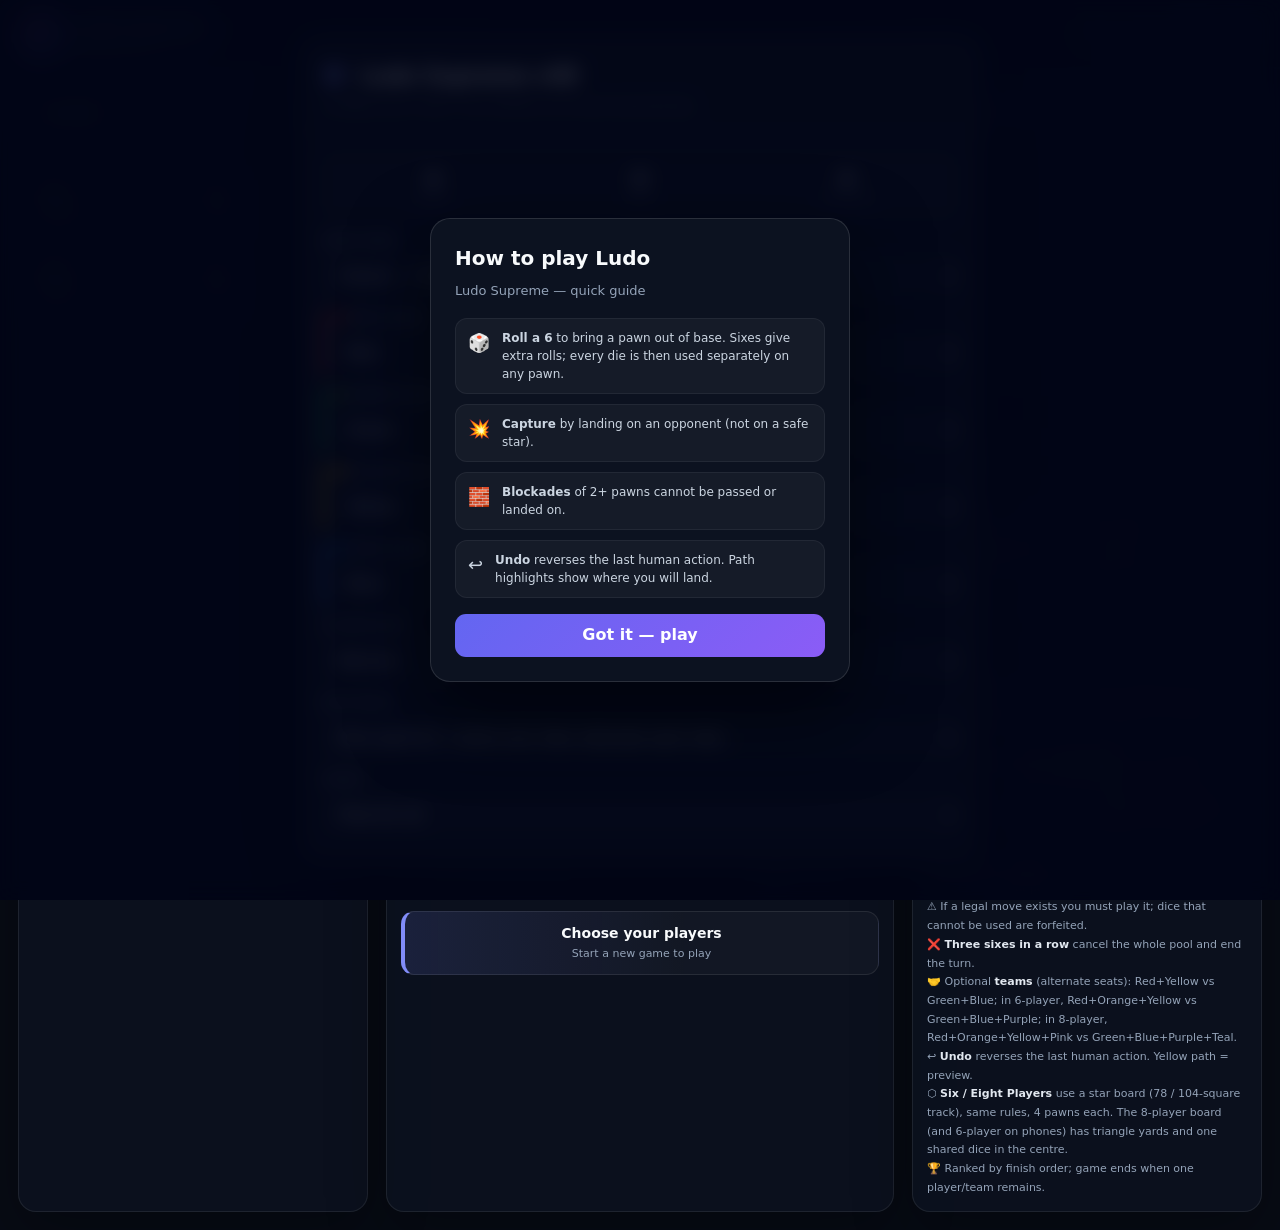
<file: index.html>
<!DOCTYPE html>
<html lang="en">
<head>
<meta charset="UTF-8">
<meta name="viewport" content="width=device-width,initial-scale=1,viewport-fit=cover">
<meta name="theme-color" content="#0b1220">
<meta name="mobile-web-app-capable" content="yes">
<meta name="apple-mobile-web-app-capable" content="yes">
<meta name="apple-mobile-web-app-title" content="Ludo">
<meta name="apple-mobile-web-app-status-bar-style" content="black-translucent">
<link rel="apple-touch-icon" href="icon-192.png">
<meta name="theme-color" content="#070b14">
<meta name="description" content="Ludo Supreme v48 — a modern Ludo game with AI, statistics, save/resume and sound.">
<title>Ludo Supreme v48</title>

<style>
*,::before,::after{border-width:0;border-style:solid;border-color:#e5e7eb}
html{line-height:1.5;-webkit-text-size-adjust:100%}
body{line-height:inherit}
h1,h2,h3,h4,h5,h6{font-size:inherit;font-weight:inherit}
h1,h2,h3,h4,h5,h6,p,blockquote,ul,ol{margin:0}
ul,ol{list-style:none;padding:0}
button,input,select,textarea{font-family:inherit;font-size:100%;color:inherit}
button{background-color:transparent;background-image:none;cursor:pointer}
a{color:inherit;text-decoration:inherit}
</style>

<style>
:root {
    --bg: #070b14;
    --panel: #0d1320;
    --border: rgba(255,255,255,.09);
    --text: #f8fafc;
    --muted: #94a3b8;
    --red: #ef4444;
    --green: #22c55e;
    --yellow: #eab308;
    --blue: #3b82f6;
}
* { box-sizing: border-box; }
html { min-height: 100%; background: var(--bg); }
body {
    margin: 0;
    min-height: 100vh;
    background:
        radial-gradient(circle at 20% 0%, rgba(59,130,246,.10), transparent 28%),
        radial-gradient(circle at 80% 0%, rgba(168,85,247,.10), transparent 28%),
        var(--bg);
    color: var(--text);
    font-family: Inter, system-ui, -apple-system, "Segoe UI", Roboto, Helvetica, Arial, sans-serif;
}
button, select, input { font: inherit; }
button { -webkit-tap-highlight-color: transparent; }
.app { min-height: 100vh; display: flex; flex-direction: column; }
body { overflow-x: hidden; }
button, input, select { touch-action: manipulation; }
button:focus-visible, select:focus-visible, input:focus-visible { outline: 3px solid rgba(129,140,248,.9); outline-offset: 2px; }

.header {
    height: 68px;
    border-bottom: 1px solid var(--border);
    background: rgba(7,11,20,.88);
    backdrop-filter: blur(16px);
    display: flex; align-items: center; justify-content: space-between;
    padding: 0 20px;
    position: sticky; top: 0; z-index: 100;
}
.brand { display: flex; align-items: center; gap: 12px; }
.brand-icon {
    user-select: none;
    width: 40px; height: 40px;
    border-radius: 12px;
    display: grid; place-items: center;
    background: linear-gradient(135deg,#ef4444,#8b5cf6,#3b82f6);
    box-shadow: 0 8px 30px rgba(99,102,241,.28);
}
.brand-title { font-size: 18px; font-weight: 900; letter-spacing: -.04em; }
.brand-version { color: #94a3b8; font-size: 10px; font-weight: 800; text-transform: uppercase; letter-spacing: .12em; }
.header-actions { display: flex; gap: 8px; }
.icon-button {
    width: 40px; height: 40px;
    border: 1px solid var(--border);
    background: rgba(255,255,255,.04);
    color: #cbd5e1;
    border-radius: 11px;
    cursor: pointer;
    transition: .18s ease;
}
.icon-button:hover { background: rgba(255,255,255,.08); color: white; transform: translateY(-1px); }

.main {
    width: min(1500px,100%);
    min-width: 0;
    margin: 0 auto;
    padding: 18px;
    display: grid;
    grid-template-columns: minmax(280px,350px) minmax(400px,1fr) minmax(280px,350px);
    gap: 18px;
    flex: 1;
}
.panel {
    background: rgba(13,19,32,.84);
    border: 1px solid var(--border);
    border-radius: 18px;
    box-shadow: 0 20px 60px rgba(0,0,0,.22);
    overflow: hidden;
}
.panel-header {
    padding: 16px 18px;
    border-bottom: 1px solid var(--border);
    display: flex; justify-content: space-between; align-items: center;
}
.panel-title { font-weight: 800; font-size: 13px; text-transform: uppercase; letter-spacing: .08em; color: #cbd5e1; }
.panel-body { padding: 14px; }

.board-panel { display: flex; flex-direction: column; align-items: center; justify-content: center; min-width: 0; }
.board-wrap { width: min(78vh,100%); max-width: 760px; aspect-ratio: 1; position: relative; }
.board {
    width: 100%; height: 100%;
    position: relative;
    display: grid;
    grid-template-columns: repeat(15,1fr);
    grid-template-rows: repeat(15,1fr);
    border-radius: 18px;
    overflow: hidden;
    background: #e5e7eb;
    box-shadow: 0 0 0 2px rgba(255,255,255,.12), 0 25px 80px rgba(0,0,0,.42);
    user-select: none;
}
.cell { position: relative; border: 1px solid rgba(15,23,42,.14); display: flex; align-items: center; justify-content: center; }
.track { background: #f8fafc; }
.track.safe::after { content: "★"; color: #475569; font-size: clamp(8px,1.4vw,18px); opacity: .75; }
.track.start-red { background: #fecaca; }
.track.start-green { background: #bbf7d0; }
.track.start-yellow { background: #fef08a; }
.track.start-blue { background: #bfdbfe; }
.lane-red { background: #fca5a5; }
.lane-green { background: #86efac; }
.lane-yellow { background: #fde047; }
.lane-blue { background: #93c5fd; }
.center-home { grid-column: 7 / span 3; grid-row: 7 / span 3; position: relative; overflow: hidden; background: white; z-index: 4; }
.center-triangle { position: absolute; inset: 0; }
.center-triangle.red { clip-path: polygon(0 0,50% 50%,0 100%); background: var(--red); }
.center-triangle.green { clip-path: polygon(0 0,100% 0,50% 50%); background: var(--green); }
.center-triangle.yellow { clip-path: polygon(100% 0,100% 100%,50% 50%); background: var(--yellow); }
.center-triangle.blue { clip-path: polygon(0 100%,100% 100%,50% 50%); background: var(--blue); }

.base { position: relative; border-radius: 8px; margin: 1px; padding: 8%; z-index: 2; display: grid; place-items: center; container-type: size; }
.base.red { grid-column: 1 / span 6; grid-row: 1 / span 6; background: #ef4444; }
.base.green { grid-column: 10 / span 6; grid-row: 1 / span 6; background: #22c55e; }
.base.yellow { grid-column: 10 / span 6; grid-row: 10 / span 6; background: #eab308; }
.base.blue { grid-column: 1 / span 6; grid-row: 10 / span 6; background: #3b82f6; }
.base-inner {
    width: 100%; height: 100%;
    background: rgba(255,255,255,.96);
    border-radius: 10%;
    padding: 12%;
    display: grid;
    grid-template-columns: repeat(2,1fr);
    grid-template-rows: repeat(2,1fr);
    gap: 12%;
}
.base-slot { border-radius: 50%; box-shadow: inset 0 0 0 3px rgba(15,23,42,.15), 0 2px 5px rgba(0,0,0,.15); }
.base-slot.red { background: #ef4444; }
.base-slot.green { background: #22c55e; }
.base-slot.yellow { background: #eab308; }
.base-slot.blue { background: #3b82f6; }

.pawns-layer { position: absolute; inset: 0; z-index: 20; pointer-events: none; }
.pawn {
    position: absolute;
    width: 5.9%; aspect-ratio: 1;
    border-radius: 50%;
    border: 2px solid rgba(255,255,255,.95);
    box-shadow: 0 3px 7px rgba(0,0,0,.42), inset 0 2px 2px rgba(255,255,255,.35);
    pointer-events: auto; cursor: pointer;
    transform: translate(-50%,-50%);
    transition: left calc(.11s / var(--speed, 1)) ease-out, top calc(.11s / var(--speed, 1)) ease-out, transform calc(.16s / var(--speed, 1)) ease, filter calc(.16s / var(--speed, 1)) ease;
    padding: 0;
}
.pawn::after {
    content: "";
    position: absolute;
    width: 34%; height: 34%;
    left: 14%; top: 10%;
    border-radius: 50%;
    background: rgba(255,255,255,.45);
}
.pawn.red { background: radial-gradient(circle at 32% 25%,#fca5a5,#ef4444 48%,#991b1b); }
.pawn.green { background: radial-gradient(circle at 32% 25%,#86efac,#22c55e 48%,#166534); }
.pawn.yellow { background: radial-gradient(circle at 32% 25%,#fef08a,#eab308 48%,#854d0e); }
.pawn.blue { background: radial-gradient(circle at 32% 25%,#93c5fd,#3b82f6 48%,#1e40af); }
.pawn.selectable {
    animation: pawnPulse 850ms ease-in-out infinite alternate;
    box-shadow: 0 0 0 4px rgba(255,255,255,.95), 0 0 20px rgba(255,255,255,.75), 0 5px 12px rgba(0,0,0,.4);
    z-index: 40;
}
.pawn:focus-visible { outline: 3px solid white; outline-offset: 3px; }
.pawn.finished { filter: saturate(.8); }
@keyframes pawnPulse { from { filter: brightness(1); } to { filter: brightness(1.3); } }

.dice-container { width: 70px; height: 70px; perspective: 700px; }
.dice {
    width: 64px; height: 64px;
    position: relative;
    transform-style: preserve-3d;
    cursor: pointer;
    transition: transform calc(900ms / var(--speed, 1)) cubic-bezier(.17,.67,.14,.93);
}
.dice-face {
    position: absolute;
    width: 64px; height: 64px;
    display: grid;
    grid-template-columns: repeat(3, 1fr);
    grid-template-rows: repeat(3, 1fr);
    padding: 8px;
    background: linear-gradient(145deg,#fff,#e2e8f0);
    border: 2px solid #cbd5e1;
    border-radius: 12px;
    box-shadow: inset 0 0 8px rgba(0,0,0,.12), 0 5px 12px rgba(0,0,0,.15);
}
.dot {
    width: 10px; height: 10px;
    align-self: center; justify-self: center;
    border-radius: 50%;
    background: #1e293b;
    box-shadow: inset 0 1px 2px rgba(255,255,255,.25), 0 1px 1px rgba(0,0,0,.25);
}
.face-1 { transform: translateZ(32px); }
.face-6 { transform: rotateY(180deg) translateZ(32px); }
.face-2 { transform: rotateY(-90deg) translateZ(32px); }
.face-5 { transform: rotateY(90deg) translateZ(32px); }
.face-3 { transform: rotateX(90deg) translateZ(32px); }
.face-4 { transform: rotateX(-90deg) translateZ(32px); }

.yard-dice {
    --d: 52px; --d: 26cqw;
    position: absolute;
    left: 50%; top: 50%;
    z-index: 3;
    transform: translate(-50%,-50%);
    opacity: .5;
    filter: saturate(.6);
    pointer-events: none;
    transition: opacity .25s ease, filter .25s ease;
}
.yard-dice[hidden] { display: none; }
.yard-dice.active { opacity: 1; filter: none; }
.yard-dice.can-roll {
    pointer-events: auto; cursor: pointer;
    animation: yardDiceGlow 900ms ease-in-out infinite alternate;
}
@keyframes yardDiceGlow {
    from { filter: drop-shadow(0 0 2px rgba(255,255,255,.55)); }
    to   { filter: drop-shadow(0 0 9px rgba(255,255,255,1)); }
}
.yard-dice .dice-container { width: var(--d); height: var(--d); perspective: calc(var(--d) * 11); transform: none; }
.yard-dice .dice { width: var(--d); height: var(--d); }
.yard-dice .dice-face {
    width: var(--d); height: var(--d);
    padding: calc(var(--d) * .125);
    border-width: max(1px, calc(var(--d) * .03));
    border-radius: calc(var(--d) * .19);
    box-shadow: inset 0 0 calc(var(--d) * .12) rgba(0,0,0,.12), 0 calc(var(--d) * .08) calc(var(--d) * .19) rgba(0,0,0,.15);
}
.yard-dice .dot { width: calc(var(--d) * .17); height: calc(var(--d) * .17); }
.yard-dice .face-1 { transform: translateZ(calc(var(--d) / 2)); }
.yard-dice .face-6 { transform: rotateY(180deg) translateZ(calc(var(--d) / 2)); }
.yard-dice .face-2 { transform: rotateY(-90deg) translateZ(calc(var(--d) / 2)); }
.yard-dice .face-5 { transform: rotateY(90deg) translateZ(calc(var(--d) / 2)); }
.yard-dice .face-3 { transform: rotateX(90deg) translateZ(calc(var(--d) / 2)); }
.yard-dice .face-4 { transform: rotateX(-90deg) translateZ(calc(var(--d) / 2)); }

.turn-banner {
    width: 100%;
    margin-top: 14px;
    border: 1px solid var(--border);
    border-radius: 13px;
    padding: 11px 14px;
    text-align: center;
    background: rgba(255,255,255,.035);
}
.turn-name { font-weight: 800; font-size: 14px; }
.turn-hint { color: var(--muted); font-size: 11px; margin-top: 2px; }

.player-card {
    border: 1px solid var(--border);
    border-radius: 14px;
    padding: 12px;
    margin-bottom: 9px;
    background: rgba(255,255,255,.025);
    transition: .2s ease;
}
.player-card.active-turn {
    box-shadow: 0 0 0 2px var(--player-color), 0 8px 25px rgba(0,0,0,.15);
    background: rgba(255,255,255,.055);
}
.player-card.finished-player { opacity: .7; border-color: rgba(255,255,255,.2); }
.player-row { display: flex; align-items: center; gap: 10px; }
.color-dot { width: 30px; height: 30px; border-radius: 50%; flex: 0 0 auto; }
.color-dot.red { background: var(--red); }
.color-dot.green { background: var(--green); }
.color-dot.yellow { background: var(--yellow); }
.color-dot.blue { background: var(--blue); }
.player-name { flex: 1; min-width: 0; font-size: 13px; font-weight: 800; white-space: nowrap; overflow: hidden; text-overflow: ellipsis; }
.player-type { font-size: 9px; text-transform: uppercase; color: #94a3b8; letter-spacing: .08em; }
.rank-badge { font-size: 10px; font-weight: 900; padding: 3px 8px; border-radius: 99px; background: rgba(255,255,255,.1); color: #e2e8f0; margin-left: 6px; letter-spacing: .04em; }
.rank-badge.gold { background: linear-gradient(135deg,#fbbf24,#f59e0b); color: #451a03; }
.rank-badge.silver { background: linear-gradient(135deg,#cbd5e1,#94a3b8); color: #1e293b; }
.rank-badge.bronze { background: linear-gradient(135deg,#d97706,#92400e); color: #fef3c7; }
.progress-bar { height: 5px; border-radius: 99px; background: rgba(255,255,255,.07); overflow: hidden; margin-top: 9px; }
.progress-fill { height: 100%; border-radius: inherit; transition: width .3s ease; }
.progress-fill.red { background: var(--red); }
.progress-fill.green { background: var(--green); }
.progress-fill.yellow { background: var(--yellow); }
.progress-fill.blue { background: var(--blue); }
.player-stats { display: flex; justify-content: space-between; margin-top: 6px; color: #94a3b8; font-size: 10px; }

.stat-grid { display: grid; grid-template-columns: repeat(2,1fr); gap: 8px; }
.stat-box { border: 1px solid var(--border); border-radius: 12px; padding: 12px; background: rgba(255,255,255,.025); }
.stat-value { font-size: 20px; font-weight: 900; }
.stat-label { font-size: 9px; text-transform: uppercase; color: #64748b; letter-spacing: .08em; margin-top: 2px; }

.log { height: 270px; overflow-y: auto; padding-right: 3px; }
.log-entry { border-bottom: 1px solid rgba(255,255,255,.045); padding: 8px 3px; font-size: 11px; color: #cbd5e1; line-height: 1.45; }
.log-entry time { color: #475569; font-size: 9px; margin-right: 6px; }
.rules { color: #94a3b8; font-size: 11px; line-height: 1.7; }
.rules strong { color: #e2e8f0; }

.modal {
    position: fixed; inset: 0;
    overflow-y: auto;
    z-index: 500;
    background: rgba(2,6,23,.78);
    backdrop-filter: blur(12px);
    display: flex; align-items: center; justify-content: center;
    padding: 16px;
}
.modal.hidden { display: none; }
.modal-card {
    width: min(680px,100%);
    margin: auto;
    max-height: 92vh;
    overflow-y: auto;
    background: #0c1220;
    border: 1px solid rgba(255,255,255,.12);
    border-radius: 22px;
    box-shadow: 0 30px 100px rgba(0,0,0,.55);
}
.modal-header { padding: 22px 22px 16px; border-bottom: 1px solid var(--border); }
.modal-title { font-size: 22px; font-weight: 900; letter-spacing: -.04em; }
.modal-subtitle { color: #64748b; font-size: 12px; margin-top: 5px; }
.modal-body { padding: 20px; }
.form-grid { display: grid; grid-template-columns: repeat(2,1fr); gap: 12px; }
.field { display: flex; flex-direction: column; gap: 6px; }
.field.full { grid-column: 1/-1; }
.field label { color: #94a3b8; font-size: 10px; font-weight: 800; text-transform: uppercase; letter-spacing: .08em; }
.field input, .field select {
    width: 100%; height: 44px;
    border: 1px solid rgba(255,255,255,.1);
    border-radius: 11px;
    padding: 0 12px;
    color: white;
    background: #111827;
    outline: none;
}
.field input:focus, .field select:focus { border-color: #6366f1; box-shadow: 0 0 0 3px rgba(99,102,241,.12); }
.color-field { border-left: 4px solid var(--color); padding-left: 9px; }
.modal-footer { padding: 16px 20px 20px; display: flex; gap: 10px; justify-content: flex-end; }
.primary-button, .secondary-button, .danger-button {
    border: 0; border-radius: 11px;
    min-height: 43px; padding: 0 17px;
    font-weight: 800; cursor: pointer;
}
.primary-button { color: white; background: linear-gradient(135deg,#6366f1,#8b5cf6); }
.secondary-button { color: #cbd5e1; background: rgba(255,255,255,.07); border: 1px solid var(--border); }
.danger-button { color: white; background: #b91c1c; }

.resume-box {
    display: none;
    border: 1px solid rgba(99,102,241,.3);
    background: rgba(99,102,241,.08);
    padding: 12px;
    border-radius: 13px;
    margin-bottom: 16px;
}
.resume-box.visible { display: block; }
.resume-title { font-weight: 800; font-size: 12px; }
.resume-description { color: #94a3b8; font-size: 10px; margin-top: 3px; }
.resume-actions { display: flex; gap: 7px; margin-top: 9px; }
.resume-actions button { min-height: 34px; padding: 0 10px; font-size: 10px; border-radius: 8px; }

.winner-icon { width: 90px; height: 90px; margin: 0 auto 16px; border-radius: 50%; display: grid; place-items: center; font-size: 38px; background: linear-gradient(135deg,#f59e0b,#f97316); box-shadow: 0 15px 40px rgba(245,158,11,.25); }
.winner-title { text-align: center; font-size: 29px; font-weight: 900; }
.winner-subtitle { text-align: center; color: #94a3b8; font-size: 12px; margin-top: 5px; }

.ranking-list { display: flex; flex-direction: column; gap: 8px; margin-top: 18px; }
.rank-row {
    display: flex; align-items: center; gap: 12px;
    padding: 12px 14px;
    border-radius: 12px;
    background: rgba(255,255,255,.045);
    border: 1px solid rgba(255,255,255,.07);
}
.rank-row.first-place { background: linear-gradient(135deg, rgba(251,191,36,.18), rgba(245,158,11,.10)); border-color: rgba(251,191,36,.45); }
.rank-row.second-place { background: linear-gradient(135deg, rgba(203,213,225,.16), rgba(148,163,184,.08)); border-color: rgba(203,213,225,.35); }
.rank-row.third-place { background: linear-gradient(135deg, rgba(217,119,6,.14), rgba(146,64,14,.08)); border-color: rgba(217,119,6,.35); }
.rank-position { font-size: 20px; font-weight: 900; min-width: 38px; text-align: center; }
.rank-color-dot { width: 24px; height: 24px; border-radius: 50%; flex: 0 0 auto; }
.rank-name { flex: 1; font-weight: 800; font-size: 14px; }
.rank-name small { margin-left: 6px; color: #64748b; font-size: 9px; font-weight: 800; letter-spacing: .06em; text-transform: uppercase; }
.rank-label { font-size: 11px; font-weight: 900; color: #94a3b8; text-transform: uppercase; letter-spacing: .08em; }
.rank-label.gold { color: #fbbf24; }
.rank-label.silver { color: #cbd5e1; }
.rank-label.bronze { color: #d97706; }

.winner-stats { display: grid; grid-template-columns: repeat(4,1fr); gap: 8px; margin-top: 20px; }
.winner-stat { text-align: center; padding: 10px; border-radius: 10px; background: rgba(255,255,255,.045); }
.winner-stat strong { display: block; font-size: 18px; }
.winner-stat span { font-size: 8px; color: #64748b; text-transform: uppercase; }
.winner-stat { position: relative; border: 1px solid transparent; font: inherit; color: inherit; cursor: pointer; transition: background .15s ease, border-color .15s ease, transform .15s ease; }
.winner-stat:hover { background: rgba(255,255,255,.09); }
.winner-stat:active { transform: scale(.97); }
.winner-stat.selected { border-color: rgba(129,140,248,.8); background: rgba(99,102,241,.16); }
.winner-stat::after { content: ""; position: absolute; right: 8px; top: 8px; width: 6px; height: 6px; border-right: 2px solid #64748b; border-bottom: 2px solid #64748b; transform: rotate(45deg); transition: transform .2s ease; }
.winner-stat.selected::after { transform: rotate(225deg); border-color: #a5b4fc; }
.winner-hint { text-align: center; color: #64748b; font-size: 11px; margin-top: 10px; }
.winner-detail { margin-top: 14px; padding: 14px; border-radius: 14px; background: rgba(255,255,255,.04); border: 1px solid rgba(255,255,255,.07); }
.winner-detail.hidden { display: none; }
.wd-head { display: flex; align-items: baseline; justify-content: space-between; gap: 10px; margin-bottom: 10px; }
.wd-title { font-weight: 900; font-size: 14px; }
.wd-total { color: #94a3b8; font-size: 11px; }
.wd-row { display: grid; grid-template-columns: 12px 1fr auto; column-gap: 10px; row-gap: 6px; align-items: center; padding: 10px 0; border-top: 1px solid rgba(255,255,255,.06); }
.wd-row.is-winner .wd-name { color: #fbbf24; }
.wd-dot { width: 12px; height: 12px; border-radius: 50%; }
.wd-name { font-weight: 800; font-size: 13px; }
.wd-name small { margin-left: 6px; color: #64748b; font-size: 9px; font-weight: 800; letter-spacing: .06em; }
.wd-sub { color: #94a3b8; font-size: 11px; margin-top: 2px; }
.wd-val { font-size: 20px; font-weight: 900; }
.wd-bar { grid-column: 1 / -1; height: 5px; border-radius: 99px; background: rgba(255,255,255,.07); overflow: hidden; }
.wd-bar i { display: block; height: 100%; border-radius: 99px; }

.dev-panel {
    position: fixed; left: 12px; bottom: 12px;
    z-index: 650;
    width: min(340px, calc(100vw - 24px));
    padding: 14px;
    max-height: calc(100vh - 24px);
    overflow-y: auto;
    border-radius: 16px;
    background: rgba(12,18,32,.55);
    -webkit-backdrop-filter: blur(3px);
    backdrop-filter: blur(3px);
    border: 1px solid rgba(250,204,21,.45);
    box-shadow: 0 20px 60px rgba(0,0,0,.55);
    color: #e2e8f0;
}
.dev-panel.hidden { display: none; }
.dev-head { display: flex; align-items: center; justify-content: space-between; margin-bottom: 12px; }
.dev-title { font-weight: 900; font-size: 12px; letter-spacing: .1em; text-transform: uppercase; color: #facc15; }
.dev-close { width: 28px; height: 28px; border-radius: 8px; border: 1px solid rgba(255,255,255,.14); background: rgba(255,255,255,.05); color: #cbd5e1; font-size: 16px; line-height: 1; }
.dev-head-actions { display: flex; gap: 6px; }
.dev-min { width: 28px; height: 28px; border-radius: 8px; border: 1px solid rgba(255,255,255,.14); background: rgba(255,255,255,.05); color: #cbd5e1; font-size: 16px; line-height: 1; }
.dev-bubble {
    position: fixed; left: 12px; bottom: 12px;
    z-index: 650;
    width: 58px; height: 58px;
    border-radius: 50%;
    border: 2px solid rgba(250,204,21,.8);
    background: rgba(12,18,32,.6);
    -webkit-backdrop-filter: blur(3px);
    backdrop-filter: blur(3px);
    box-shadow: 0 8px 24px rgba(0,0,0,.45);
    color: #fde047;
    display: flex; flex-direction: column; align-items: center; justify-content: center;
    line-height: 1.1;
    touch-action: none; user-select: none;
    cursor: grab;
}
.dev-bubble.hidden { display: none; }
.dev-bubble strong { font-size: 14px; font-weight: 900; color: #fff; }
.dev-bubble small { font-size: 8px; font-weight: 800; letter-spacing: .08em; text-transform: uppercase; }
.dev-bubble.paused { border-color: #f97316; color: #fdba74; animation: devBubblePulse 1s ease-in-out infinite alternate; }
@keyframes devBubblePulse {
    from { box-shadow: 0 0 0 0 rgba(249,115,22,.55), 0 8px 24px rgba(0,0,0,.45); }
    to   { box-shadow: 0 0 0 8px rgba(249,115,22,0), 0 8px 24px rgba(0,0,0,.45); }
}
@media (max-height: 700px) { .dev-hist-list { max-height: 100px; } }
.dev-row { display: flex; align-items: baseline; justify-content: space-between; font-size: 11px; font-weight: 800; color: #e2e8f0; text-transform: uppercase; letter-spacing: .08em; }
.dev-readout { font-size: 22px; font-weight: 900; color: #fff; letter-spacing: 0; }
.dev-slider { width: 100%; margin: 10px 0 4px; accent-color: #facc15; touch-action: pan-y; }
.dev-ends { display: flex; justify-content: space-between; font-size: 10px; color: #cbd5e1; }
.dev-presets { display: flex; flex-wrap: wrap; gap: 6px; margin-top: 12px; }
.dev-presets button { flex: 1; min-width: 48px; padding: 8px 6px; border-radius: 8px; border: 1px solid rgba(255,255,255,.12); background: rgba(255,255,255,.05); color: #e2e8f0; font-size: 11px; font-weight: 800; }
.dev-presets button.on { border-color: #facc15; background: rgba(250,204,21,.16); color: #fde047; }
.dev-divider { height: 1px; margin: 14px 0 12px; background: rgba(255,255,255,.1); }
.dev-pos { font-size: 13px; font-weight: 900; color: #fff; letter-spacing: 0; }
.dev-hist-controls { display: flex; gap: 6px; margin-top: 10px; }
.dev-hist-controls button, .dev-hist-pause { padding: 8px 6px; border-radius: 8px; border: 1px solid rgba(255,255,255,.12); background: rgba(255,255,255,.05); color: #e2e8f0; font-size: 11px; font-weight: 800; }
.dev-hist-controls button { flex: 1; white-space: nowrap; padding-left: 2px; padding-right: 2px; }
.dev-hist-controls button:disabled, .dev-hist-pause:disabled { opacity: .35; cursor: not-allowed; }
.dev-hist-pause { width: 100%; margin-top: 8px; border-color: rgba(250,204,21,.55); color: #fde047; }
.dev-hist-pause.paused { background: rgba(250,204,21,.16); }
.dev-hist-list { position: relative; margin-top: 8px; max-height: 150px; overflow-y: auto; border: 1px solid rgba(255,255,255,.08); border-radius: 10px; background: rgba(0,0,0,.12); }
.dev-hist-item { display: flex; align-items: center; gap: 8px; width: 100%; padding: 6px 8px; border-bottom: 1px solid rgba(255,255,255,.05); text-align: left; font-size: 11px; color: #cbd5e1; }
.dev-hist-item.current { background: rgba(250,204,21,.16); color: #fff; }
.dev-hist-n { flex: 0 0 34px; color: #64748b; font-size: 10px; }
.dev-hist-dot { flex: 0 0 8px; width: 8px; height: 8px; border-radius: 50%; }
.dev-hist-note { flex: 1; min-width: 0; }
.dev-note { margin-top: 10px; font-size: 10px; color: #cbd5e1; }

.toast {
    position: fixed; right: 18px; bottom: 18px;
    z-index: 700;
    background: #111827;
    border: 1px solid rgba(255,255,255,.12);
    border-radius: 12px;
    padding: 12px 15px;
    box-shadow: 0 15px 50px rgba(0,0,0,.35);
    transform: translateY(120px);
    opacity: 0;
    transition: .25s ease;
    font-size: 12px;
}
.toast.show { transform: translateY(0); opacity: 1; }

.music-panel { margin-top: 12px; padding: 12px; border: 1px solid var(--border); border-radius: 12px; }
.music-row { display: flex; align-items: center; gap: 9px; }
.music-row label { flex: 1; font-size: 11px; color: #94a3b8; }
.range { width: 100%; accent-color: #8b5cf6; }

.saved-indicator { display: inline-flex; align-items: center; gap: 5px; font-size: 9px; color: #64748b; }
.saved-dot { width: 6px; height: 6px; border-radius: 50%; background: #22c55e; }

.confetti { position: fixed; inset: 0; z-index: 550; pointer-events: none; }
.hidden { display: none !important; }

.panel-header.collapsible { cursor: pointer; user-select: none; }
.panel-header.collapsible .collapse-btn { background: transparent; border: none; color: #94a3b8; font-size: 15px; padding: 0 4px; transition: transform .2s ease, color .2s ease; line-height: 1; }
.panel-header.collapsible .collapse-btn:hover { color: #fff; }
.panel-header.collapsible.collapsed .collapse-btn { transform: rotate(-90deg); }
.panel-body.collapsed { display: none; }
.board-controls { width: 100%; max-width: 420px; margin-top: 18px; }

@media (max-width: 1180px) {
    .main { grid-template-columns: 280px minmax(400px,1fr); }
    .right-panel { grid-column: 1/-1; display: grid; grid-template-columns: 1fr 1fr; gap: 18px; }
    .right-panel > .panel { min-width: 0; }
}
@media (max-width: 820px) {
    .header { padding: 0 12px; }
    .main { display: flex; flex-direction: column; padding: 10px; }
    .left-panel, .right-panel { width: 100%; }
    .board-panel { order: -1; }
    .board-wrap { width: min(96vw,650px); }
    .right-panel { display: flex; flex-direction: column; }
    .log { height: 200px; }
}
@media (max-width: 520px) {
    .brand-title { font-size: 15px; }
    .brand-version { display: none; }
    .header { height: 58px; }
    .board { border-radius: 10px; }
    .form-grid { grid-template-columns: 1fr; }
    .field.full { grid-column: auto; }
    .winner-stats { grid-template-columns: repeat(2,1fr); }
    .ranking-list { font-size: 12px; }
    .rank-position { font-size: 16px; min-width: 30px; }
}
@media (prefers-reduced-motion: reduce) {
    *, *::before, *::after {
        animation-duration: .001ms !important;
        animation-iteration-count: 1 !important;
        scroll-behavior: auto !important;
        transition-duration: .001ms !important;
    }
}

/* v31 enhancements */
.cell.preview-dest {
    outline: 3px solid #fbbf24 !important;
    outline-offset: -2px;
    z-index: 6;
    box-shadow: inset 0 0 18px rgba(251,191,36,.5);
}
.cell.preview-path {
    outline: 2px solid rgba(99,102,241,.75) !important;
    outline-offset: -2px;
    z-index: 5;
}
.cell.blockade-mark::before {
    content: "🧱";
    position: absolute;
    font-size: clamp(8px, 1.2vw, 14px);
    opacity: .9;
    z-index: 3;
    pointer-events: none;
}
.tutorial-overlay {
    position: fixed; inset: 0; z-index: 800;
    background: rgba(2,6,23,.82); backdrop-filter: blur(10px);
    display: flex; align-items: center; justify-content: center; padding: 16px;
}
.tutorial-card {
    width: min(420px,100%); background: #0c1220; border: 1px solid rgba(255,255,255,.12);
    border-radius: 20px; padding: 24px; box-shadow: 0 30px 80px rgba(0,0,0,.5);
}
.tutorial-card h2 { font-size: 20px; font-weight: 900; margin-bottom: 8px; }
.tutorial-card p { color: #94a3b8; font-size: 13px; line-height: 1.6; margin-bottom: 12px; }
.tutorial-steps { display: flex; flex-direction: column; gap: 10px; margin: 16px 0; }
.tutorial-step {
    display: flex; gap: 12px; align-items: flex-start;
    padding: 10px 12px; border-radius: 12px; background: rgba(255,255,255,.04);
    border: 1px solid rgba(255,255,255,.06); font-size: 12px; color: #cbd5e1;
}
.tutorial-step span { font-size: 18px; flex-shrink: 0; }
.stats-summary {
    display: grid; grid-template-columns: repeat(3,1fr); gap: 8px;
    margin-bottom: 14px; padding: 12px; border-radius: 12px;
    background: rgba(255,255,255,.03); border: 1px solid rgba(255,255,255,.07);
}
.stats-summary .ss-box { text-align: center; }
.stats-summary .ss-val { font-size: 18px; font-weight: 900; }
.stats-summary .ss-lab { font-size: 9px; text-transform: uppercase; color: #64748b; letter-spacing: .06em; }
.icon-button.undo-btn:disabled { opacity: .35; cursor: not-allowed; }
.pawn.capturing {
    animation: capturePop 380ms cubic-bezier(.5,0,.9,.4) forwards;
    z-index: 60;
}
@keyframes capturePop {
    0%   { scale: 1;    rotate: 0deg;   opacity: 1;  filter: brightness(1); }
    35%  { scale: 1.45; rotate: -12deg; opacity: 1;  filter: brightness(1.7); }
    100% { scale: .15;  rotate: 120deg; opacity: 0;  filter: brightness(1.2); }
}
.capture-burst {
    position: absolute; width: 5.9%; aspect-ratio: 1; border-radius: 50%;
    transform: translate(-50%,-50%);
    border: 3px solid var(--burst, #fff);
    pointer-events: none; z-index: 59;
    animation: captureBurst 520ms ease-out forwards;
}
@keyframes captureBurst {
    from { scale: .6; opacity: .95; box-shadow: 0 0 0 0 var(--burst, #fff); }
    to   { scale: 3.2; opacity: 0; box-shadow: 0 0 22px 6px var(--burst, #fff); }
}
.exact-hint {
    margin-top: 8px; padding: 8px 12px; border-radius: 10px;
    background: rgba(251,191,36,.1); border: 1px solid rgba(251,191,36,.35);
    color: #fde68a; font-size: 12px; font-weight: 700; text-align: center;
}
.exact-hint.hidden { display: none; }
.roll-cta {
    margin-top: 10px; width: 100%; padding: 13px 16px; border: 0; border-radius: 12px;
    font-weight: 800; font-size: 15px; color: #fff; letter-spacing: .02em;
    background: linear-gradient(135deg,#6366f1,#8b5cf6);
    box-shadow: 0 8px 20px rgba(99,102,241,.35);
}
.roll-cta:active { transform: scale(.98); }
.roll-cta.hidden { display: none; }
.split-bar { display: flex; gap: 8px; justify-content: center; flex-wrap: wrap; margin-top: 10px; }
.split-bar.hidden { display: none; }
.split-chip { min-width: 46px; height: 46px; border-radius: 12px; font-weight: 900; font-size: 19px; color: #fff;
    border: 2px solid rgba(255,255,255,.18); background: rgba(255,255,255,.06); }
.split-chip.sel { border-color: #fbbf24; background: rgba(251,191,36,.2); box-shadow: 0 0 0 3px rgba(251,191,36,.25); }
.split-chip.dead { opacity: .35; }
.split-chip:disabled { cursor: default; }
</style>
<style>
.fa-solid{display:inline-block;width:1em;height:1em;line-height:1;vertical-align:-.125em;background-color:currentColor;-webkit-mask:var(--fa) center/contain no-repeat;mask:var(--fa) center/contain no-repeat}
.fa-dice{--fa:url("data:image/svg+xml,%3Csvg xmlns='http://www.w3.org/2000/svg' viewBox='0 0 24 24' fill-rule='evenodd'%3E%3Cpath d='M5 3h14a2 2 0 0 1 2 2v14a2 2 0 0 1-2 2H5a2 2 0 0 1-2-2V5a2 2 0 0 1 2-2zM8 6.5a1.5 1.5 0 1 0 0 3a1.5 1.5 0 1 0 0-3zM16 6.5a1.5 1.5 0 1 0 0 3a1.5 1.5 0 1 0 0-3zM12 10.5a1.5 1.5 0 1 0 0 3a1.5 1.5 0 1 0 0-3zM8 14.5a1.5 1.5 0 1 0 0 3a1.5 1.5 0 1 0 0-3zM16 14.5a1.5 1.5 0 1 0 0 3a1.5 1.5 0 1 0 0-3z'/%3E%3C/svg%3E")}
.fa-volume-high{--fa:url("data:image/svg+xml,%3Csvg xmlns='http://www.w3.org/2000/svg' viewBox='0 0 24 24' fill-rule='evenodd'%3E%3Cpath d='M2 9v6h4l5 4V5L6 9z'/%3E%3Cpath d='M15 8.5a5 5 0 0 1 0 7M18 5.5a9 9 0 0 1 0 13' fill='none' stroke='black' stroke-linecap='round' stroke-linejoin='round' stroke-width='2'/%3E%3C/svg%3E")}
.fa-volume-xmark{--fa:url("data:image/svg+xml,%3Csvg xmlns='http://www.w3.org/2000/svg' viewBox='0 0 24 24' fill-rule='evenodd'%3E%3Cpath d='M2 9v6h4l5 4V5L6 9z'/%3E%3Cpath d='M15 9l6 6M21 9l-6 6' fill='none' stroke='black' stroke-linecap='round' stroke-linejoin='round' stroke-width='2'/%3E%3C/svg%3E")}
.fa-plus{--fa:url("data:image/svg+xml,%3Csvg xmlns='http://www.w3.org/2000/svg' viewBox='0 0 24 24' fill-rule='evenodd'%3E%3Cpath d='M11 4h2v7h7v2h-7v7h-2v-7H4v-2h7z'/%3E%3C/svg%3E")}
.fa-music{--fa:url("data:image/svg+xml,%3Csvg xmlns='http://www.w3.org/2000/svg' viewBox='0 0 24 24' fill-rule='evenodd'%3E%3Cpath d='M9 4.5L20 2v4L9 8.5z'/%3E%3Crect x='9' y='4' width='2' height='14'/%3E%3Crect x='18' y='2' width='2' height='14'/%3E%3Ccircle cx='7.5' cy='18' r='3'/%3E%3Ccircle cx='16.5' cy='16' r='3'/%3E%3C/svg%3E")}
.fa-wand-magic-sparkles{--fa:url("data:image/svg+xml,%3Csvg xmlns='http://www.w3.org/2000/svg' viewBox='0 0 24 24' fill-rule='evenodd'%3E%3Cpath d='M4 20L14 10' fill='none' stroke='black' stroke-linecap='round' stroke-linejoin='round' stroke-width='3'/%3E%3Cpath d='M18 1l1.2 3.8L23 6l-3.8 1.2L18 11l-1.2-3.8L13 6l3.8-1.2zM6 3l.7 2.3L9 6l-2.3.7L6 9l-.7-2.3L3 6l2.3-.7z'/%3E%3C/svg%3E")}
.fa-floppy-disk{--fa:url("data:image/svg+xml,%3Csvg xmlns='http://www.w3.org/2000/svg' viewBox='0 0 24 24' fill-rule='evenodd'%3E%3Cpath d='M4 3h13l4 4v12a2 2 0 0 1-2 2H4a2 2 0 0 1-2-2V5a2 2 0 0 1 2-2zM7 4v4h8V4zM12 12a3 3 0 1 0 0 6a3 3 0 1 0 0-6z'/%3E%3C/svg%3E")}
.fa-play{--fa:url("data:image/svg+xml,%3Csvg xmlns='http://www.w3.org/2000/svg' viewBox='0 0 24 24' fill-rule='evenodd'%3E%3Cpath d='M7 4l13 8-13 8z'/%3E%3C/svg%3E")}
.fa-rotate-right{--fa:url("data:image/svg+xml,%3Csvg xmlns='http://www.w3.org/2000/svg' viewBox='0 0 24 24' fill-rule='evenodd'%3E%3Cpath d='M20 12a8 8 0 1 1-2.6-5.9' fill='none' stroke='black' stroke-linecap='round' stroke-linejoin='round' stroke-width='2.5'/%3E%3Cpath d='M21 3v7h-7z'/%3E%3C/svg%3E")}
.flex{display:flex}.flex-col{flex-direction:column}.items-center{align-items:center}.w-full{width:100%}
.mr-1{margin-right:.25rem}.mr-2{margin-right:.5rem}.mt-3{margin-top:.75rem}.mt-4{margin-top:1rem}
.text-xs{font-size:.75rem;line-height:1rem}.text-\[10px\]{font-size:10px}.font-bold{font-weight:700}
.text-slate-400{color:#94a3b8}.text-slate-500{color:#64748b}.text-indigo-400{color:#818cf8}
.hover\:text-white:hover{color:#fff}
.gap-1{gap:.25rem}
</style>


<style>
/* ===== v35 UI refresh ===== */
:root { color-scheme: dark; --turn-color: #818cf8; }
html { scrollbar-color: #334155 transparent; }
*::-webkit-scrollbar { width: 9px; height: 9px; }
*::-webkit-scrollbar-thumb { background: #334155; border-radius: 99px; border: 2px solid transparent; background-clip: padding-box; }
*::-webkit-scrollbar-track { background: transparent; }

/* board panel: no empty gap above the board header */
.board-panel { justify-content: flex-start; }

/* header */
.header { box-shadow: 0 1px 0 rgba(255,255,255,.04), 0 10px 30px rgba(0,0,0,.25); }
.icon-button:active { transform: translateY(0) scale(.95); }
.brand-version { letter-spacing: .1em; }

/* cards & panels */
.panel { border-color: rgba(255,255,255,.08); box-shadow: 0 1px 0 rgba(255,255,255,.04) inset, 0 20px 60px rgba(0,0,0,.28); }
.panel-title { letter-spacing: .06em; }
.player-card { transition: box-shadow .25s ease, background .25s ease, transform .25s ease; }
.player-card:hover { background: rgba(255,255,255,.045); }
.player-card.active-turn {
    box-shadow: 0 0 0 2px var(--player-color), 0 0 24px color-mix(in srgb, var(--player-color) 35%, transparent), 0 8px 25px rgba(0,0,0,.2);
}
.progress-fill { box-shadow: 0 0 8px color-mix(in srgb, currentColor 30%, transparent); }
.stat-box { transition: background .2s ease, transform .2s ease; }
.stat-box:hover { background: rgba(255,255,255,.05); transform: translateY(-1px); }

/* turn banner takes the active player's colour */
.turn-banner {
    border-left: 4px solid var(--turn-color);
    background: linear-gradient(90deg, color-mix(in srgb, var(--turn-color) 14%, transparent), rgba(255,255,255,.03) 60%);
    transition: border-color .3s ease, background .3s ease;
}

/* board */
.board { box-shadow: 0 0 0 3px rgba(255,255,255,.10), 0 0 0 7px rgba(15,23,42,.65), 0 30px 90px rgba(0,0,0,.55); }
.cell { border-color: rgba(15,23,42,.10); }
.track.safe::after { content: "★"; color: #d97706; opacity: .9; font-size: clamp(9px,1.7vw,22px); text-shadow: 0 1px 0 rgba(255,255,255,.7); }
.lane-red, .lane-green, .lane-yellow, .lane-blue { box-shadow: inset 0 0 0 1px rgba(255,255,255,.35); }
.base-slot { box-shadow: inset 0 3px 7px rgba(0,0,0,.28), inset 0 0 0 3px rgba(15,23,42,.12); }
.base { box-shadow: inset 0 0 0 2px rgba(255,255,255,.18); }

/* finishing square (centre) */
.center-home::after {
    content: ""; position: absolute; left: 50%; top: 50%; width: 30%; height: 30%;
    transform: translate(-50%,-50%); border-radius: 50%;
    background: radial-gradient(circle at 35% 30%, #fff, #e2e8f0 70%);
    box-shadow: 0 0 0 2px rgba(15,23,42,.18), 0 2px 8px rgba(0,0,0,.25);
    z-index: 2; pointer-events: none;
}
.center-home.preview-dest::before {
    content: ""; position: absolute; inset: 0; z-index: 3; pointer-events: none;
    border: 4px solid #fbbf24;
    box-shadow: inset 0 0 26px 4px rgba(251,191,36,.85);
    animation: centerGlow 900ms ease-in-out infinite alternate;
}
.center-home.preview-dest::after {
    background: radial-gradient(circle at 35% 30%, #fff7cc, #fbbf24 70%);
    box-shadow: 0 0 0 2px #b45309, 0 0 16px 4px rgba(251,191,36,.9);
}
@keyframes centerGlow { from { opacity: .55; } to { opacity: 1; } }

/* landing preview: gentle pulse so the destination is easy to spot */
.cell.preview-dest { animation: destPulse 900ms ease-in-out infinite alternate; }
@keyframes destPulse { from { box-shadow: inset 0 0 10px rgba(251,191,36,.35); } to { box-shadow: inset 0 0 22px rgba(251,191,36,.8); } }

/* pawns */
.pawn { box-shadow: 0 4px 8px rgba(0,0,0,.45), 0 1px 0 rgba(255,255,255,.4) inset, inset 0 -3px 4px rgba(0,0,0,.25); transition: left calc(.11s / var(--speed, 1)) ease-out, top calc(.11s / var(--speed, 1)) ease-out, transform calc(.16s / var(--speed, 1)) ease, filter calc(.16s / var(--speed, 1)) ease, opacity .2s ease; }
.pawn.selectable { animation: pawnRing 850ms ease-in-out infinite alternate; }
@keyframes pawnRing {
    from { box-shadow: 0 0 0 3px rgba(255,255,255,.95), 0 0 10px rgba(255,255,255,.5), 0 5px 12px rgba(0,0,0,.4); filter: brightness(1); }
    to   { box-shadow: 0 0 0 5px rgba(255,255,255,.95), 0 0 24px rgba(255,255,255,.9), 0 5px 12px rgba(0,0,0,.4); filter: brightness(1.22); }
}
/* while a move is being chosen, calm down the pawns that can't move */
.pawns-layer:has(.pawn.selectable) .pawn:not(.selectable):not(.finished):not(.capturing) { opacity: .72; }

/* overlays on short screens */
.tutorial-overlay { overflow-y: auto; }
.tutorial-card { margin: auto; }

/* buttons */
.primary-button, .roll-cta { transition: transform .15s ease, filter .15s ease, box-shadow .15s ease; }
.primary-button:hover:not(:disabled), .roll-cta:hover:not(:disabled) { filter: brightness(1.08); }
.primary-button:active:not(:disabled), .roll-cta:active:not(:disabled) { transform: scale(.98); }
</style>

<style>
/* ===== v36: six-player star board + extra colours ===== */
:root { --orange: #f97316; --purple: #a855f7; }
.track.start-orange { background: #fed7aa; }
.track.start-purple { background: #e9d5ff; }
.lane-orange { background: #fdba74; }
.lane-purple { background: #d8b4fe; }
.lane-orange, .lane-purple { box-shadow: inset 0 0 0 1px rgba(255,255,255,.35); }
.base-slot.orange { background: #f97316; }
.base-slot.purple { background: #a855f7; }
.pawn.orange { background: radial-gradient(circle at 32% 25%,#fdba74,#f97316 48%,#9a3412); }
.pawn.purple { background: radial-gradient(circle at 32% 25%,#d8b4fe,#a855f7 48%,#6b21a8); }
.color-dot.orange { background: var(--orange); }
.color-dot.purple { background: var(--purple); }
.progress-fill.orange { background: var(--orange); }
.progress-fill.purple { background: var(--purple); }
.pawn { width: var(--pawn-size, 5.9%); }
.capture-burst { width: var(--pawn-size, 5.9%); }

/* free-form (star) board */
.board.free { display: block; background: radial-gradient(circle at 50% 45%, #1e293b, #0b1220 75%); }
.board.free .hex-plate {
    position: absolute; border-radius: 50%;
    background: radial-gradient(circle at 50% 40%, #f8fafc, #dbe2ea);
    box-shadow: 0 0 0 3px rgba(255,255,255,.12), inset 0 0 36px rgba(15,23,42,.18);
}
.board.free .cell { position: absolute; display: flex; box-sizing: border-box; z-index: 1; }
.board.free .track.safe::after { font-size: clamp(7px, 1.25vw, 16px); }
.board.free .pawns-layer { --pawn-size: 3.9%; }
.board.free .base.hexyard {
    position: absolute; display: block; margin: 0; padding: 0; border-radius: 50%;
    background: var(--yard); z-index: 2;
    box-shadow: 0 3px 10px rgba(0,0,0,.28), inset 0 0 0 2px rgba(255,255,255,.25);
}
.board.free .hexyard .base-inner {
    position: absolute; inset: 5%; width: auto; height: auto; padding: 0; display: block;
    border-radius: 50%; background: rgba(255,255,255,.95);
}
.board.free .hexyard .yard-dice { --d: 33cqw; }
.board.free .base-slot.hexslot { position: absolute; z-index: 3; }
.board.free .center-home.hexhub {
    grid-column: auto; grid-row: auto; position: absolute; border-radius: 50%; overflow: hidden; z-index: 4;
    box-shadow: 0 0 0 3px rgba(255,255,255,.9), 0 3px 10px rgba(0,0,0,.3);
}
.board.free .center-home.hexhub.preview-dest::before { border-radius: 50%; }
.board.free .center-home::after { width: 26%; height: 26%; }
@media (max-width: 640px) {
    .board.free .pawns-layer { --pawn-size: 4.2%; }
}
</style>

<style>
/* ===== v37: bigger board on phones (desktop untouched) ===== */
@media (max-width: 640px) {
    .main { padding: 0 0 10px; gap: 10px; }
    .board-panel.panel { border-radius: 0; border-left: 0; border-right: 0; }
    .board-panel .panel-body { padding: 0; }
    .board-wrap { width: 100vw; max-width: none; overflow: hidden; }
    .board { border-radius: 0; box-shadow: none; }
    /* the star board has empty corners: zoom it so the round plate fills the screen width */
    .board.free { transform: scale(1.055); }
    .board.free .pawns-layer { --pawn-size: 4.1%; }
    .board:not(.free) .pawns-layer { --pawn-size: 6.1%; }
}
</style>

<style>
/* ===== v39: eight-player board, phone triangle yards + single centre dice ===== */
:root { --pink: #ec4899; --teal: #14b8a6; }
.track.start-pink { background: #fbcfe8; }
.track.start-teal { background: #99f6e4; }
.lane-pink { background: #f9a8d4; }
.lane-teal { background: #5eead4; }
.lane-pink, .lane-teal { box-shadow: inset 0 0 0 1px rgba(255,255,255,.35); }
.base-slot.pink { background: #ec4899; }
.base-slot.teal { background: #14b8a6; }
.pawn.pink { background: radial-gradient(circle at 32% 25%,#f9a8d4,#ec4899 48%,#9d174d); }
.pawn.teal { background: radial-gradient(circle at 32% 25%,#5eead4,#14b8a6 48%,#115e59); }
.color-dot.pink { background: var(--pink); }
.color-dot.teal { background: var(--teal); }
.progress-fill.pink { background: var(--pink); }
.progress-fill.teal { background: var(--teal); }

/* triangle yards (phone, 8 players) */
.board.free .base.hexyard.tri {
    border-radius: 0; box-shadow: none; display: block;
    clip-path: polygon(50% 0, 100% 100%, 0 100%);
    background: linear-gradient(180deg, color-mix(in srgb, var(--yard) 72%, #fff), var(--yard));
}
.board.solo-dice .base-slot.hexslot { background: rgba(255,255,255,.93); box-shadow: inset 0 2px 4px rgba(0,0,0,.28); }
.board.solo-dice .center-home::after {
    width: 48.7%; height: 48.7%; z-index: 2;
    background: radial-gradient(circle at 35% 30%, #ffffff, #e8edf4 75%);
    box-shadow: 0 0 0 3px var(--hub-ring, #cbd5e1), 0 0 14px color-mix(in srgb, var(--hub-ring, #94a3b8) 55%, transparent), inset 0 2px 6px rgba(15,23,42,.2);
}
.board.solo-dice .center-home.preview-dest::after { background: radial-gradient(circle at 35% 30%, #fff7cc, #fbbf24 70%); }
.hub-dice {
    position: absolute; z-index: 6; container-type: size; pointer-events: none;
}
.hub-dice .yard-dice { --d: 66cqw; z-index: 1; }
.board.solo-dice .yard-dice:not(.active) { display: none; }
.board.solo-dice .yard-dice.can-roll { pointer-events: auto; }
.board.free.solo-dice { transform: none; }
</style>

<style>
/* ===== v47: landing preview (colour chosen in settings) — calm cyan beacon ===== */
:root { --beacon: rgb(var(--beacon-rgb)); }

/* Path: thinner outline, slower sweep, softer glow */
.cell.preview-path {
    outline: 1.5px solid rgba(var(--beacon-rgb),.7) !important;
    outline-offset: -2px;
    z-index: 5;
    animation: pathRun 2.2s ease-in-out infinite;
    animation-delay: calc(var(--pi, 0) * 55ms);
}
@keyframes pathRun {
    0%, 60%, 100% { box-shadow: inset 0 0 0 0 rgba(var(--beacon-rgb),0); }
    28% { box-shadow: inset 0 0 8px 2px rgba(var(--beacon-rgb),.6); }
}

/* Destination: static white ring + gentle pulsing cyan glow, no scale jump, no ripple */
.cell.preview-dest {
    outline: 2px solid #fff !important;
    outline-offset: -3px;
    z-index: 9;
    animation: destBeacon 1.4s ease-in-out infinite alternate;
}
@keyframes destBeacon {
    from { box-shadow: inset 0 0 10px 2px rgba(var(--beacon-rgb),.55), 0 0 0 2px rgba(var(--beacon-rgb),.85); }
    to   { box-shadow: inset 0 0 16px 4px rgba(var(--beacon-rgb),.85), 0 0 0 2px rgba(var(--beacon-rgb),1); }
}

/* No ripple — removed entirely for a calmer feel */

/* Finishing square (centre): softer cyan */
.center-home.preview-dest::before {
    border-color: rgb(var(--beacon-rgb));
    box-shadow: inset 0 0 16px 3px rgba(var(--beacon-rgb),.65);
}
.center-home.preview-dest::after,
.board.solo-dice .center-home.preview-dest::after {
    background: radial-gradient(circle at 35% 30%, #ffffff, rgb(var(--beacon-rgb)) 70%);
    box-shadow: 0 0 0 2px #fff, 0 0 12px 4px rgba(var(--beacon-rgb),.7);
}

/* Reduced-motion: fully static, bright but not glowing */
@media (prefers-reduced-motion: reduce) {
    .cell.preview-path, .cell.preview-dest { animation: none; }
    .cell.preview-dest {
        box-shadow: inset 0 0 12px 3px rgba(var(--beacon-rgb),.7), 0 0 0 2px rgb(var(--beacon-rgb));
    }
    .center-home.preview-dest::before { box-shadow: inset 0 0 12px 3px rgba(var(--beacon-rgb),.6); }
    .center-home.preview-dest::after { box-shadow: 0 0 0 2px #fff, 0 0 8px 3px rgba(var(--beacon-rgb),.6); }
}
</style>

<style>
/* ===== v47: colourblind symbols, fast-forward button ===== */
:root { --beacon-rgb: 0,229,255; }
.pawn.red { --shape: polygon(50% 0, 100% 100%, 0 100%); --glyph: #fff; }
.pawn.green { --shape: inset(0); --glyph: #0f172a; }
.pawn.yellow { --shape: circle(50%); --glyph: #0f172a; }
.pawn.blue { --shape: polygon(50% 0, 100% 50%, 50% 100%, 0 50%); --glyph: #fff; }
.pawn.orange { --shape: polygon(35% 0, 65% 0, 65% 35%, 100% 35%, 100% 65%, 65% 65%, 65% 100%, 35% 100%, 35% 65%, 0 65%, 0 35%, 35% 35%); --glyph: #0f172a; }
.pawn.purple { --shape: polygon(50% 0, 61% 35%, 98% 35%, 68% 57%, 79% 91%, 50% 70%, 21% 91%, 32% 57%, 2% 35%, 39% 35%); --glyph: #fff; }
.pawn.pink { --shape: polygon(25% 5%, 75% 5%, 100% 50%, 75% 95%, 25% 95%, 0 50%); --glyph: #fff; }
.pawn.teal { --shape: polygon(0 0, 100% 0, 100% 55%, 50% 100%, 0 55%); --glyph: #0f172a; }
body.cb .pawn::before {
    content: ""; position: absolute; left: 50%; top: 52%; width: 46%; height: 46%;
    transform: translate(-50%,-50%); background: var(--glyph, #fff); clip-path: var(--shape, circle(50%));
    opacity: .92; z-index: 1; pointer-events: none;
}
body.cb .color-dot { position: relative; }
body.cb .color-dot::after {
    content: ""; position: absolute; left: 25%; top: 25%; width: 50%; height: 50%;
    background: #fff; clip-path: polygon(50% 0, 100% 100%, 0 100%); opacity: .9;
}
body.cb .color-dot.green::after { clip-path: inset(0); background: #0f172a; }
body.cb .color-dot.yellow::after { clip-path: circle(50%); background: #0f172a; }
body.cb .color-dot.blue::after { clip-path: polygon(50% 0, 100% 50%, 50% 100%, 0 50%); }
body.cb .color-dot.orange::after { clip-path: polygon(35% 0, 65% 0, 65% 35%, 100% 35%, 100% 65%, 65% 65%, 65% 100%, 35% 100%, 35% 65%, 0 65%, 0 35%, 35% 35%); background: #0f172a; }
body.cb .color-dot.purple::after { clip-path: polygon(50% 0, 61% 35%, 98% 35%, 68% 57%, 79% 91%, 50% 70%, 21% 91%, 32% 57%, 2% 35%, 39% 35%); }
body.cb .color-dot.pink::after { clip-path: polygon(25% 5%, 75% 5%, 100% 50%, 75% 95%, 25% 95%, 0 50%); }
body.cb .color-dot.teal::after { clip-path: polygon(0 0, 100% 0, 100% 55%, 50% 100%, 0 55%); background: #0f172a; }
#ffButton.on { background: rgba(99,102,241,.35); border-color: #818cf8; }
</style>
</head>

<body>
<div class="app">

<header class="header">
    <div class="brand">
        <div class="brand-icon">
            <i class="fa-solid fa-dice"></i>
        </div>
        <div>
            <div class="brand-title">Ludo Supreme</div>
            <div class="brand-version">Version 48</div>
        </div>
    </div>

    <div class="header-actions">
        <span class="saved-indicator" id="saveIndicator">
            <span class="saved-dot"></span>
            Saved
        </span>

        <button class="icon-button undo-btn" id="undoButton" title="Undo last move" disabled>
            ↩
        </button>

        <button class="icon-button" id="ffButton" title="Fast-forward AI turns" style="display:none">⏩</button>

        <button class="icon-button" id="soundButton" title="Sound">
            <i class="fa-solid fa-volume-high"></i>
        </button>

        <button class="icon-button" id="newGameButton" title="New game">
            <i class="fa-solid fa-plus"></i>
        </button>
    </div>
</header>

<main class="main">

    <section class="left-panel panel">
        <div class="panel-header collapsible" id="playersHeader">
            <span class="panel-title">Players</span>
            <div class="flex items-center gap-1">
                <span id="turnCounter" class="text-xs text-slate-500 mr-2">Turn 1</span>
                <button class="collapse-btn" aria-label="Collapse Players">▼</button>
            </div>
        </div>

        <div class="panel-body" id="playersBody">
            <div id="playerCards"></div>

            <div class="stat-grid mt-4">
                <div class="stat-box">
                    <div class="stat-value" id="statCaptures">0</div>
                    <div class="stat-label">Captures</div>
                </div>
                <div class="stat-box">
                    <div class="stat-value" id="statSixes">0</div>
                    <div class="stat-label">Sixes</div>
                </div>
                <div class="stat-box">
                    <div class="stat-value" id="statMoves">0</div>
                    <div class="stat-label">Moves</div>
                </div>
                <div class="stat-box">
                    <div class="stat-value" id="statHome">0</div>
                    <div class="stat-label">Home</div>
                </div>
            </div>
        </div>
    </section>

    <section class="board-panel panel">
        <div class="panel-header" style="width:100%;">
            <span class="panel-title">Game Board</span>
            <span id="gameStatus" class="text-xs text-slate-500">Ready</span>
        </div>

        <div class="panel-body w-full flex flex-col items-center">
            <div class="board-wrap">
                <div class="board" id="board">
                    <div class="pawns-layer" id="pawnsLayer"></div>
                </div>
            </div>

            <div class="music-panel board-controls">
                <div class="music-row">
                    <i class="fa-solid fa-music text-slate-500 text-xs"></i>
                    <label for="volumeSlider">Volume</label>
                    <input id="volumeSlider" class="range" type="range" min="0" max="100" value="55">
                </div>
                <div class="music-row mt-3">
                    <i class="fa-solid fa-wand-magic-sparkles text-slate-500 text-xs"></i>
                    <label for="musicToggle">Background music</label>
                    <input id="musicToggle" type="checkbox">
                </div>
                <div class="music-row mt-3">
                    <i class="fa-solid fa-sun text-slate-500 text-xs"></i>
                    <label for="keepAwakeToggle">Keep screen on</label>
                    <input id="keepAwakeToggle" type="checkbox" checked>
                </div>
                <div class="music-row mt-3">
                    <span class="text-slate-500 text-xs">◆</span>
                    <label for="colorblindToggle">Colorblind symbols on pawns</label>
                    <input id="colorblindToggle" type="checkbox">
                </div>
                <div class="music-row mt-3">
                    <span class="text-slate-500 text-xs">📳</span>
                    <label for="vibrationToggle">Vibration (phones)</label>
                    <input id="vibrationToggle" type="checkbox" checked>
                </div>
                <div class="music-row mt-3">
                    <span class="text-slate-500 text-xs">✨</span>
                    <label for="beaconSelect">Landing glow color</label>
                    <select id="beaconSelect" style="background:#0f172a;color:#e2e8f0;border:1px solid #334155;border-radius:8px;padding:3px 6px;font-size:12px">
                        <option value="cyan">Cyan</option>
                        <option value="magenta">Magenta</option>
                        <option value="lime">Lime</option>
                        <option value="gold">Gold</option>
                        <option value="violet">Violet</option>
                    </select>
                </div>
                <div class="music-row mt-3" id="installRow" style="display:none">
                    <span class="text-slate-500 text-xs">📲</span>
                    <label id="installLabel">Install as an app</label>
                    <button type="button" id="installButton" class="icon-button" style="width:auto;padding:0 10px;font-size:12px">Install</button>
                </div>
            </div>

            <div class="turn-banner">
                <div class="turn-name" id="turnName">Choose your players</div>
                <div class="turn-hint" id="turnHint">Start a new game to play</div>
                <div class="split-bar hidden" id="splitBar"></div>
                <button type="button" class="roll-cta hidden" id="rollCta">🎲 Roll dice</button>
                <div class="exact-hint hidden" id="exactHint"></div>
            </div>
        </div>
    </section>

    <aside class="right-panel">
        <section class="panel">
            <div class="panel-header collapsible" id="logHeader">
                <span class="panel-title">Game Log</span>
                <div class="flex items-center gap-1">
                    <button id="clearLogButton" class="text-[10px] text-slate-500 hover:text-white mr-2" style="background:none;border:none;cursor:pointer;">Clear</button>
                    <button class="collapse-btn" aria-label="Collapse Game Log">▼</button>
                </div>
            </div>

            <div class="panel-body" id="logBody">
                <div class="log" id="gameLog" aria-live="polite"></div>
            </div>
        </section>

        <section class="panel">
            <div class="panel-header collapsible" id="rulesHeader">
                <span class="panel-title">Rules</span>
                <button class="collapse-btn" aria-label="Collapse Rules">▼</button>
            </div>

            <div class="panel-body" id="rulesBody">
                <div class="rules">
                    <div>🎲 <strong>Roll a 6</strong> to bring a pawn out of base.</div>
                    <div>🏃 Pawns must travel exactly to home (no overshoot).</div>
                    <div>⭐ <strong>Safe squares</strong> cannot be captured.</div>
                    <div>💥 Landing on an opponent captures their pawn (sent back to base).</div>
                    <div>🧱 Two or more opponent pawns on a square form a <strong>blockade</strong>.</div>
                    <div>🚫 A blockade cannot be passed or landed on by an opponent.</div>
                    <div>🎲 <strong>Dice Pool</strong> (default): a 6 gives an extra roll; all rolls go into one pool (e.g. 6, 6, 5) before any pawn moves.</div>
                    <div>🎲 <strong>Classic dice:</strong> each 6 grants another turn after you move.</div>
                    <div>🎯 <strong>Each die is used separately</strong> on any eligible pawn, in any order — split across pawns or stack on one. Captures and blockades are checked at every landing.</div>
                    <div>6️⃣ A <strong>6</strong> either brings a pawn out of base or moves a pawn 6. Dice 1–5 only move pawns already on the track or home lane.</div>
                    <div>🔄 <strong>Capture or finish</strong> earns a bonus roll, added to the end of the current pool.</div>
                    <div>⚠️ If a legal move exists you must play it; dice that cannot be used are forfeited.</div>
                    <div>❌ <strong>Three sixes in a row</strong> cancel the whole pool and end the turn.</div>
                    <div>🤝 Optional <strong>teams</strong> (alternate seats): Red+Yellow vs Green+Blue; in 6-player, Red+Orange+Yellow vs Green+Blue+Purple; in 8-player, Red+Orange+Yellow+Pink vs Green+Blue+Purple+Teal.</div>
                    <div>↩ <strong>Undo</strong> reverses the last human action. Yellow path = preview.</div>
                    <div>⬡ <strong>Six / Eight Players</strong> use a star board (78 / 104-square track), same rules, 4 pawns each. The 8-player board (and 6-player on phones) has triangle yards and one shared dice in the centre.</div>
                    <div>🏆 Ranked by finish order; game ends when one player/team remains.</div>
                </div>
            </div>
        </section>
    </aside>
</main>
</div>

<div class="modal" id="setupModal">
    <div class="modal-card">
        <div class="modal-header">
            <div class="modal-title">
                <i class="fa-solid fa-dice text-indigo-400 mr-2"></i>
                Ludo Supreme v48
            </div>
            <div class="modal-subtitle">
                Configure your match. Your statistics are saved automatically.
            </div>
        </div>

        <div class="modal-body">
            <div class="resume-box" id="resumeBox">
                <div class="resume-title">
                    <i class="fa-solid fa-floppy-disk mr-1"></i>
                    Saved game found
                </div>

                <div class="resume-description" id="resumeDescription">
                    A previous game can be resumed.
                </div>

                <div class="resume-actions">
                    <button class="primary-button" id="resumeButton">Resume Game</button>
                    <button class="secondary-button" id="deleteSaveButton">Delete Save</button>
                </div>
            </div>

            <div class="stats-summary" id="lifetimeStats">
                <div class="ss-box"><div class="ss-val" id="lifeGames">0</div><div class="ss-lab">Games</div></div>
                <div class="ss-box"><div class="ss-val" id="lifeWins">0</div><div class="ss-lab">Wins</div></div>
                <div class="ss-box"><div class="ss-val" id="lifeCaptures">0</div><div class="ss-lab">Captures</div></div>
            </div>

            <div class="form-grid">
                <div class="field full">
                    <label>Game mode</label>
                    <select id="gameMode">
                        <option value="classic">Classic — 4 players</option>
                        <option value="six">Six Players — star board</option>
                        <option value="eight">Eight Players — star board</option>
                        <option value="three">Three Players</option>
                        <option value="two">Two Players</option>
                    </select>
                </div>

                <div class="field color-field" style="--color:var(--red)">
                    <label>🔴 Red Player</label>
                    <input id="name-red" value="Red" maxlength="18">
                </div>
                <div class="field">
                    <label>Red Controller</label>
                    <select id="type-red">
                        <option value="human">Human</option>
                        <option value="ai">AI</option>
                    </select>
                </div>

                <div class="field color-field" style="--color:var(--green)">
                    <label>🟢 Green Player</label>
                    <input id="name-green" value="Green" maxlength="18">
                </div>
                <div class="field">
                    <label>Green Controller</label>
                    <select id="type-green">
                        <option value="ai">AI</option>
                        <option value="human">Human</option>
                    </select>
                </div>

                <div class="field color-field" style="--color:var(--yellow)">
                    <label>🟡 Yellow Player</label>
                    <input id="name-yellow" value="Yellow" maxlength="18">
                </div>
                <div class="field">
                    <label>Yellow Controller</label>
                    <select id="type-yellow">
                        <option value="ai">AI</option>
                        <option value="human">Human</option>
                    </select>
                </div>

                <div class="field color-field" style="--color:var(--blue)">
                    <label>🔵 Blue Player</label>
                    <input id="name-blue" value="Blue" maxlength="18">
                </div>
                <div class="field">
                    <label>Blue Controller</label>
                    <select id="type-blue">
                        <option value="ai">AI</option>
                        <option value="human">Human</option>
                    </select>
                </div>

                <div class="field color-field six-only" style="--color:var(--orange);display:none">
                    <label>🟠 Orange Player</label>
                    <input id="name-orange" value="Orange" maxlength="18">
                </div>
                <div class="field six-only" style="display:none">
                    <label>Orange Controller</label>
                    <select id="type-orange">
                        <option value="ai">AI</option>
                        <option value="human">Human</option>
                    </select>
                </div>

                <div class="field color-field six-only" style="--color:var(--purple);display:none">
                    <label>🟣 Purple Player</label>
                    <input id="name-purple" value="Purple" maxlength="18">
                </div>
                <div class="field six-only" style="display:none">
                    <label>Purple Controller</label>
                    <select id="type-purple">
                        <option value="ai">AI</option>
                        <option value="human">Human</option>
                    </select>
                </div>

                <div class="field color-field eight-only" style="--color:var(--pink);display:none">
                    <label>🩷 Pink Player</label>
                    <input id="name-pink" value="Pink" maxlength="18">
                </div>
                <div class="field eight-only" style="display:none">
                    <label>Pink Controller</label>
                    <select id="type-pink">
                        <option value="ai">AI</option>
                        <option value="human">Human</option>
                    </select>
                </div>

                <div class="field color-field eight-only" style="--color:var(--teal);display:none">
                    <label>🩵 Teal Player</label>
                    <input id="name-teal" value="Teal" maxlength="18">
                </div>
                <div class="field eight-only" style="display:none">
                    <label>Teal Controller</label>
                    <select id="type-teal">
                        <option value="ai">AI</option>
                        <option value="human">Human</option>
                    </select>
                </div>

                <div class="field full">
                    <label>AI difficulty</label>
                    <select id="aiDifficulty">
                        <option value="easy">Easy</option>
                        <option value="normal" selected>Normal</option>
                        <option value="hard">Hard</option>
                    </select>
                </div>

                <div class="field full">
                    <label>Dice rules</label>
                    <select id="diceMode">
                        <option value="bank" selected>Dice pool (6 = extra roll, then allocate each die)</option>
                        <option value="classic">Classic (each 6 grants another turn after move)</option>
                    </select>
                </div>

                <div class="field full">
                    <label>Teams</label>
                    <select id="teamMode">
                        <option value="ffa" selected>Free for all</option>
                        <option value="2v2">2v2 — Red+Yellow vs Green+Blue</option>
                    </select>
                </div>
            </div>
        </div>

        <div class="modal-footer">
            <button class="secondary-button" id="resetStatsButton">Reset Statistics</button>
            <button class="primary-button" id="startGameButton">
                <i class="fa-solid fa-play mr-2"></i>
                Start New Game
            </button>
        </div>
    </div>
</div>

<div class="modal hidden" id="winnerModal">
    <div class="modal-card" style="max-width:520px;">
        <div class="modal-body">
            <div class="winner-icon" id="winnerIcon">🏆</div>
            <div class="winner-title" id="winnerTitle">Victory!</div>
            <div class="winner-subtitle" id="winnerSubtitle">Congratulations!</div>

            <div class="ranking-list" id="rankingList"></div>

            <div class="winner-stats">
                <button type="button" class="winner-stat" data-stat="captures" aria-expanded="false">
                    <strong id="winnerCaptures">0</strong>
                    <span>Captures</span>
                </button>
                <button type="button" class="winner-stat" data-stat="moves" aria-expanded="false">
                    <strong id="winnerMoves">0</strong>
                    <span>Moves</span>
                </button>
                <button type="button" class="winner-stat" data-stat="sixes" aria-expanded="false">
                    <strong id="winnerSixes">0</strong>
                    <span>Sixes</span>
                </button>
                <button type="button" class="winner-stat" data-stat="turns" aria-expanded="false">
                    <strong id="winnerTurns">0</strong>
                    <span>Turns</span>
                </button>
            </div>

            <div class="winner-hint">Tap a box to see who did what</div>
            <div class="winner-detail hidden" id="winnerDetail" aria-live="polite"></div>
        </div>

        <div class="modal-footer">
            <button class="secondary-button" id="closeWinnerButton">Close</button>
            <button class="primary-button" id="playAgainButton">
                <i class="fa-solid fa-rotate-right mr-2"></i>
                Play Again
            </button>
        </div>
    </div>
</div>

<div class="dev-panel hidden" id="devPanel" role="dialog" aria-label="Developer mode">
    <div class="dev-head">
        <div class="dev-title">Developer mode</div>
        <div class="dev-head-actions">
            <button type="button" class="dev-min" id="devMin" aria-label="Minimize developer mode" title="Minimize">&minus;</button>
            <button type="button" class="dev-close" id="devClose" aria-label="Close developer mode">&times;</button>
        </div>
    </div>
    <div class="dev-row">
        <span>Game speed</span>
        <span class="dev-readout" id="devReadout">1&times;</span>
    </div>
    <input type="range" class="dev-slider" id="devSlider" min="-100" max="100" step="1" value="0" aria-label="Game speed">
    <div class="dev-ends">
        <span>&#9664; Backward (slower)</span>
        <span>Forward (faster) &#9654;</span>
    </div>
    <div class="dev-presets" id="devPresets">
        <button type="button" data-speed="0.25">0.25&times;</button>
        <button type="button" data-speed="1">1&times;</button>
        <button type="button" data-speed="5">5&times;</button>
        <button type="button" data-speed="20">20&times;</button>
        <button type="button" data-speed="100">100&times;</button>
    </div>
    <div class="dev-divider"></div>
    <div class="dev-row">
        <span>Move history</span>
        <span class="dev-pos" id="devHistPos">0 / 0</span>
    </div>
    <input type="range" class="dev-slider" id="devHistSlider" min="1" max="1" step="1" value="1" aria-label="Move history position" disabled>
    <div class="dev-ends">
        <span>&#9664; First move</span>
        <span>Latest move &#9654;</span>
    </div>
    <div class="dev-hist-controls">
        <button type="button" id="devHistFirst" title="First move">&#124;&#9664;</button>
        <button type="button" id="devHistBack">&#9664; Back</button>
        <button type="button" id="devHistFwd">Forward &#9654;</button>
        <button type="button" id="devHistLast" title="Latest move">&#9654;&#124;</button>
    </div>
    <button type="button" class="dev-hist-pause" id="devHistPause">Pause</button>
    <div class="dev-hist-list" id="devHistList"></div>
    <div class="dev-note">Scales every delay and animation. Sound is muted above 4&times;. Back / Forward pauses the game and rewinds to a recorded move; Resume continues from that point.</div>
</div>

<button type="button" class="dev-bubble hidden" id="devBubble" aria-label="Open developer mode">
    <strong id="devBubbleSpeed">1&times;</strong>
    <small id="devBubbleSub">DEV</small>
</button>

<canvas class="confetti hidden" id="confetti"></canvas>


<div class="tutorial-overlay hidden" id="tutorialOverlay">
    <div class="tutorial-card">
        <h2>How to play Ludo</h2>
        <p>Ludo Supreme — quick guide</p>
        <div class="tutorial-steps">
            <div class="tutorial-step"><span>🎲</span><div><strong>Roll a 6</strong> to bring a pawn out of base. Sixes give extra rolls; every die is then used separately on any pawn.</div></div>
            <div class="tutorial-step"><span>💥</span><div><strong>Capture</strong> by landing on an opponent (not on a safe star).</div></div>
            <div class="tutorial-step"><span>🧱</span><div><strong>Blockades</strong> of 2+ pawns cannot be passed or landed on.</div></div>
            <div class="tutorial-step"><span>↩</span><div><strong>Undo</strong> reverses the last human action. Path highlights show where you will land.</div></div>
        </div>
        <button class="primary-button" id="tutorialDone" style="width:100%">Got it — play</button>
    </div>
</div>

<div class="toast" id="toast"></div>

<script>
"use strict";

/* =========================================================
   LUDO SUPREME v35 — spawn path validation + auto-bank + rules clarity
   ========================================================= */

const store = {
    get(k) { try { return window.localStorage.getItem(k); } catch { return null; } },
    set(k, v) { try { window.localStorage.setItem(k, v); return true; } catch { return false; } },
    remove(k) { try { window.localStorage.removeItem(k); } catch {} }
};

const STORAGE = {
    SAVE: "ludo-supreme-v31-save",
    STATS: "ludo-supreme-v31-stats",
    SETTINGS: "ludo-supreme-v31-settings"
};

const COLORS4 = ["red", "green", "yellow", "blue"];
const COLORS6 = ["red", "green", "orange", "blue", "yellow", "purple"];   /* clockwise seat order */
const COLORS8 = ["red", "green", "orange", "blue", "yellow", "purple", "pink", "teal"];   /* clockwise seat order */
const ALL_COLORS = ["red", "green", "yellow", "blue", "orange", "purple", "pink", "teal"];
let COLORS = COLORS4.slice();

const COLOR_META = {
    red:    { label: "Red",    hex: "#ef4444", light: "#fca5a5", dark: "#991b1b" },
    green:  { label: "Green",  hex: "#22c55e", light: "#86efac", dark: "#166534" },
    yellow: { label: "Yellow", hex: "#eab308", light: "#fde047", dark: "#854d0e" },
    blue:   { label: "Blue",   hex: "#3b82f6", light: "#93c5fd", dark: "#1e40af" },
    orange: { label: "Orange", hex: "#f97316", light: "#fdba74", dark: "#9a3412" },
    purple: { label: "Purple", hex: "#a855f7", light: "#d8b4fe", dark: "#6b21a8" },
    pink:   { label: "Pink",   hex: "#ec4899", light: "#f9a8d4", dark: "#9d174d" },
    teal:   { label: "Teal",   hex: "#14b8a6", light: "#5eead4", dark: "#115e59" }
};

let MAIN_PATH = [
    {r:6,c:1}, {r:6,c:2}, {r:6,c:3}, {r:6,c:4}, {r:6,c:5},
    {r:5,c:6}, {r:4,c:6}, {r:3,c:6}, {r:2,c:6}, {r:1,c:6},
    {r:0,c:6}, {r:0,c:7}, {r:0,c:8},
    {r:1,c:8}, {r:2,c:8}, {r:3,c:8}, {r:4,c:8}, {r:5,c:8},
    {r:6,c:9}, {r:6,c:10}, {r:6,c:11}, {r:6,c:12}, {r:6,c:13},
    {r:6,c:14}, {r:7,c:14}, {r:8,c:14}, {r:8,c:13}, {r:8,c:12}, {r:8,c:11}, {r:8,c:10},
    {r:8,c:9}, {r:9,c:8}, {r:10,c:8}, {r:11,c:8}, {r:12,c:8},
    {r:13,c:8}, {r:14,c:8}, {r:14,c:7}, {r:14,c:6},
    {r:13,c:6}, {r:12,c:6}, {r:11,c:6}, {r:10,c:6}, {r:9,c:6},
    {r:8,c:5}, {r:8,c:4}, {r:8,c:3}, {r:8,c:2}, {r:8,c:1},
    {r:8,c:0}, {r:7,c:0}, {r:6,c:0}
];

let START_INDEX = { red: 0, green: 13, yellow: 26, blue: 39 };

let HOME_PATHS = {
    red:    [{r:7,c:1}, {r:7,c:2}, {r:7,c:3}, {r:7,c:4}, {r:7,c:5}],
    green:  [{r:1,c:7}, {r:2,c:7}, {r:3,c:7}, {r:4,c:7}, {r:5,c:7}],
    yellow: [{r:7,c:13}, {r:7,c:12}, {r:7,c:11}, {r:7,c:10}, {r:7,c:9}],
    blue:   [{r:13,c:7}, {r:12,c:7}, {r:11,c:7}, {r:10,c:7}, {r:9,c:7}]
};

let CENTER_HOME = {
    red: {r:7,c:6}, green: {r:6,c:7}, yellow: {r:7,c:8}, blue: {r:8,c:7}
};

let BASE_SPOTS = {
    red:    [{r:1.55,c:1.55}, {r:1.55,c:4.45}, {r:4.45,c:1.55}, {r:4.45,c:4.45}],
    green:  [{r:1.55,c:10.55}, {r:1.55,c:13.45}, {r:4.45,c:10.55}, {r:4.45,c:13.45}],
    yellow: [{r:10.55,c:10.55}, {r:10.55,c:13.45}, {r:13.45,c:10.55}, {r:13.45,c:13.45}],
    blue:   [{r:10.55,c:1.55}, {r:10.55,c:4.45}, {r:13.45,c:1.55}, {r:13.45,c:4.45}]
};

let SAFE_INDICES = new Set([0, 9, 13, 22, 26, 35, 39, 48]);

/* ---- board layouts: classic 4-player grid, or generated 6-arm star ---- */
let TRACK_LEN = 52, LAST_TRACK = 50, LANE_START = 51, LANE_END = 55, HOME_STEP = 56;
let BOARD_UNITS = 15, BOARD_FREE = false, BOARD_SIZE = 4;
let TEAMS = [["red", "yellow"], ["green", "blue"]];
let HEX_DATA = null;
const CLASSIC_LAYOUT = {
    path: MAIN_PATH, start: START_INDEX, home: HOME_PATHS, center: CENTER_HOME, base: BASE_SPOTS, safe: SAFE_INDICES
};

const HEX_CFG = {
    6: { r_in: 2.7, U: 22,   plate: 10.5, rho: 8.0,  ysize: 4.7 },
    8: { r_in: 3.9, U: 26.6, plate: 13.0, rho: 10.4, ysize: 4.7 }
};
const HEX_TRI_CFG = {
    6: { r_in: 2.7, U: 18.9, plate: 9.3,   H: 5.0,  s1: 1.8, s3: 4.3,  tt: 1.1 },
    8: { r_in: 3.9, U: 21.2, plate: 10.45, H: 4.75, s1: 2.1, s3: 3.95, tt: 1.02 }
};   /* phone layout: triangle yards, no yard circles */
const HEX_CACHE = {};
function isPhoneLayout() { return window.matchMedia("(max-width: 640px)").matches; }

function buildHexLayout(N, tri) {
    const cfg = tri ? HEX_TRI_CFG[N] : HEX_CFG[N];
    const order = N === 8 ? COLORS8 : COLORS6;
    const U = cfg.U, CX = U / 2, CY = U / 2, R_IN = cfg.r_in, STEP = 360 / N;
    const path = [], start = {}, home = {}, center = {}, base = {}, safe = new Set(), yards = [];
    const rad = deg => deg * Math.PI / 180;
    /* arm j points at angle STEP*j (0 = up, clockwise). depth d: 0 = outer cap row ... 5 = innermost row. v = -1/0/+1 across */
    const cellAt = (j, d, v) => {
        const a = rad(STEP * j), rc = R_IN + (5 - d) + .5;
        const x = CX + rc * Math.sin(a) + v * Math.cos(a);
        const y = CY - rc * Math.cos(a) + v * Math.sin(a);
        return { r: y - .5, c: x - .5, rot: STEP * j };
    };
    for (let j = 0; j < N; j++) {
        const color = order[j];
        for (let t = 0; t < 13; t++) {
            let d, v;
            if (t < 5) { d = 5 - t; v = -1; }          /* outward lane */
            else if (t < 8) { d = 0; v = t - 6; }      /* cap */
            else { d = t - 7; v = 1; }                 /* inward lane */
            path.push(cellAt(j, d, v));
        }
        start[color] = 13 * j + 8;
        safe.add(13 * j + 4); safe.add(13 * j + 8);
        home[color] = [1, 2, 3, 4, 5].map(d => cellAt(j, d, 0));
        const a = rad(STEP * j), rh = R_IN - .55;
        center[color] = { r: CY - rh * Math.cos(a) - .5, c: CX + rh * Math.sin(a) - .5 };

        /* yard sits in the wedge clockwise of the arm */
        const ya = rad(STEP * j + STEP / 2);
        const dirB = [Math.sin(ya), -Math.cos(ya)], tg = [Math.cos(ya), Math.sin(ya)];
        if (!tri) {
            const rho = cfg.rho, yx = CX + rho * dirB[0], yy = CY + rho * dirB[1];
            yards.push({ color, shape: "circle", x: yx, y: yy, size: cfg.ysize });
            base[color] = [[-1, -1], [-1, 1], [1, -1], [1, 1]].map(([rr, tt]) => ({
                r: yy + rr * 1.1 * dirB[1] + tt * 1.1 * tg[1],
                c: yx + rr * 1.1 * dirB[0] + tt * 1.1 * tg[0]
            }));
        } else {
            /* triangle between the two arm edges (offset 0.3), apex toward the centre */
            const sApex = 1.8 / Math.sin(rad(STEP / 2)), H = cfg.H, hw = Math.tan(rad(STEP / 2)) * H;
            const ax = CX + sApex * dirB[0], ay = CY + sApex * dirB[1];
            yards.push({
                color, shape: "tri",
                x: ax + (H / 2) * dirB[0], y: ay + (H / 2) * dirB[1],
                w: 2 * hw, h: H, rot: STEP * j + STEP / 2 + 180
            });
            /* 1 token near the point, 3 along the wide end */
            base[color] = [[cfg.s1, 0], [cfg.s3, -cfg.tt], [cfg.s3, 0], [cfg.s3, cfg.tt]].map(([sv, tv]) => ({
                r: ay + sv * dirB[1] + tv * tg[1],
                c: ax + sv * dirB[0] + tv * tg[0]
            }));
        }
    }
    return {
        units: U, path, start, home, center, base, safe, yards, tri: !!tri,
        hub: { x: CX, y: CY, size: 2 * (R_IN - .1) },
        plate: { x: CX, y: CY, size: 2 * cfg.plate }
    };
}

function applyLayout(n) {
    BOARD_SIZE = n === 8 ? 8 : (n === 6 ? 6 : 4);
    if (BOARD_SIZE >= 6) {
        const tri = BOARD_SIZE === 8 || (BOARD_SIZE >= 6 && isPhoneLayout());   /* 8 players always use the triangle board */
        const key = `${BOARD_SIZE}${tri ? "t" : "c"}`;
        const L = HEX_CACHE[key] || (HEX_CACHE[key] = buildHexLayout(BOARD_SIZE, tri));
        HEX_DATA = L;
        COLORS = (BOARD_SIZE === 8 ? COLORS8 : COLORS6).slice();
        MAIN_PATH = L.path; START_INDEX = L.start; HOME_PATHS = L.home; CENTER_HOME = L.center;
        BASE_SPOTS = L.base; SAFE_INDICES = L.safe; BOARD_UNITS = L.units; BOARD_FREE = true;
        TEAMS = BOARD_SIZE === 8
            ? [["red", "orange", "yellow", "pink"], ["green", "blue", "purple", "teal"]]
            : [["red", "orange", "yellow"], ["green", "blue", "purple"]];
    } else {
        HEX_DATA = null;
        COLORS = COLORS4.slice();
        MAIN_PATH = CLASSIC_LAYOUT.path; START_INDEX = CLASSIC_LAYOUT.start; HOME_PATHS = CLASSIC_LAYOUT.home;
        CENTER_HOME = CLASSIC_LAYOUT.center; BASE_SPOTS = CLASSIC_LAYOUT.base; SAFE_INDICES = CLASSIC_LAYOUT.safe;
        BOARD_UNITS = 15; BOARD_FREE = false;
        TEAMS = [["red", "yellow"], ["green", "blue"]];
    }
    TRACK_LEN = MAIN_PATH.length;
    LAST_TRACK = TRACK_LEN - 2;
    LANE_START = TRACK_LEN - 1;
    LANE_END = LANE_START + 4;
    HOME_STEP = LANE_END + 1;
    RULES.MAX_STEP = HOME_STEP;
    RULES.HOME_ENTRY_STEP = LANE_START;
}

const RULES = {
    PAWNS_PER_PLAYER: 4,
    MAX_STEP: 56,
    HOME_ENTRY_STEP: 51,
    START_ROLL: 6,
    THREE_SIX_LIMIT: 3,
    MAX_BANKED_DICE: 3
};

const state = {
    activePlayers: [],
    players: {},
    currentPlayerIndex: 0,
    dice: 0,
    hasRolled: false,
    rolling: false,
    consecutiveSixes: 0,
    turnNumber: 1,
    totalMoves: 0,
    totalCaptures: 0,
    totalSixes: 0,
    gameOver: false,
    paused: false,
    aiDifficulty: "normal",
    gameToken: 0,
    botRollScheduled: false,
    botMoveScheduled: false,
    humanMoveScheduled: false,
    soundEnabled: true,
    musicEnabled: false,
    volume: 0.55,
    autoRollForced: false,
    autoMoveForced: false,
    finishedOrder: [],
    ranking: {},
    bankedDice: [],
    bankingPhase: false,
    turnForfeited: false,
    diceMode: "bank",
    teamMode: "ffa",
    moving: false,
    splitActive: false,
    splitDice: [],
    selectedDie: 0,
    splitBonus: false,
    bonusRoll: false
};

const $ = id => document.getElementById(id);
let devSpeed = 1;

function sleep(ms) { return new Promise(resolve => setTimeout(resolve, ms / devSpeed)); }
function clamp(v, min, max) { return Math.max(min, Math.min(max, v)); }
function random(min, max) { return Math.floor(Math.random() * (max - min + 1)) + min; }

function currentColor() { return state.activePlayers[state.currentPlayerIndex]; }
function currentPlayer() { return state.players[currentColor()]; }
function isHuman(color) { return state.players[color]?.type === "human"; }
function isAI(color) { return state.players[color]?.type === "ai"; }
function playerName(color) { return state.players[color]?.name || COLOR_META[color].label; }

function getValidMoves(playerColor) { return getValidPawns(playerColor); }

function later(fn, delay) {
    const token = state.gameToken;
    setTimeout(() => {
        if (token !== state.gameToken) return;
        fn();
    }, delay / devSpeed);
}

/* =========================================================
   BANK HELPERS
   ========================================================= */

function bankSum() {
    return state.bankedDice.reduce((a, b) => a + b, 0);
}

function bankHasSix() {
    return state.bankedDice.includes(6);
}

function bankSixCount() {
    return state.bankedDice.filter(v => v === 6).length;
}

function resetSplit() {
    state.splitActive = false;
    state.splitDice = [];
    state.selectedDie = 0;
    state.splitBonus = false;
    state.bonusRoll = false;
}

function loadSplit(saved) {
    state.splitActive = !!saved.splitActive;
    state.splitDice = Array.isArray(saved.splitDice) ? [...saved.splitDice] : [];
    state.selectedDie = saved.selectedDie || 0;
    state.splitBonus = !!saved.splitBonus;
    state.bonusRoll = !!saved.bonusRoll;
}

function clearBank() {
    state.bankedDice = [];
    state.bankingPhase = false;
    state.dice = 0;
    resetSplit();
}

/* ---- SPLIT ROLL: with 3+ pawns on the main track, every banked die moves a pawn of the player's choice ---- */
function countTrackPawns(color) {
    return state.players[color].pawns.filter(p => p.step >= 0 && p.step <= LAST_TRACK).length;
}

function getMoveContext() {
    if (state.splitActive && state.splitDice.length) {
        const d = state.splitDice[state.selectedDie] ?? state.splitDice[0];
        return { total: d, spawnAllowed: d === RULES.START_ROLL, spawnSteps: 0, split: true };
    }
    const total = bankSum();
    return { total, spawnAllowed: bankHasSix(), spawnSteps: Math.max(0, total - RULES.START_ROLL), split: false };
}

/* Select a die that has at least one legal pawn (prefers the current one). */
function ensureUsableDie(color) {
    if (!state.splitActive) return getValidPawns(color).length > 0;
    const saved = state.selectedDie;
    const order = [saved, ...state.splitDice.map((_, i) => i).filter(i => i !== saved)];
    for (const i of order) {
        if (i >= state.splitDice.length) continue;
        state.selectedDie = i;
        if (getValidPawns(color).length) return true;
    }
    state.selectedDie = 0;
    return false;
}

function splitComboCount(color) {
    const saved = state.selectedDie;
    let n = 0;
    for (let i = 0; i < state.splitDice.length; i++) {
        state.selectedDie = i;
        n += getValidPawns(color).length;
    }
    state.selectedDie = saved;
    return n;
}

function chooseAISplit(color) {
    const saved = state.selectedDie;
    let best = null;
    for (let i = 0; i < state.splitDice.length; i++) {
        state.selectedDie = i;
        for (const pawn of getValidPawns(color)) {
            const score = scoreAIMove(color, pawn);
            if (!best || score > best.score) best = { die: i, pawn, score };
        }
    }
    state.selectedDie = best ? best.die : saved;
    return best;
}

function renderSplitBar(color) {
    const bar = $("splitBar");
    if (!bar) return;
    if (!state.splitActive || !state.hasRolled || state.gameOver || state.splitDice.length < 2) {
        bar.classList.add("hidden");
        bar.innerHTML = "";
        return;
    }
    const human = isHuman(color);
    const saved = state.selectedDie;
    bar.innerHTML = state.splitDice.map((d, i) => {
        state.selectedDie = i;
        const ok = getValidPawns(color).length > 0;
        return `<button type="button" class="split-chip${i === saved ? " sel" : ""}${ok ? "" : " dead"}" data-die="${i}" ${human && ok ? "" : "disabled"} aria-label="Use die ${d}">${d}</button>`;
    }).join("");
    state.selectedDie = saved;
    bar.classList.remove("hidden");
}

/* =========================================================
   AUTO-ROLL DETECTION
   ========================================================= */

function shouldAutoRoll(color) {
    if (!color) return false;
    const player = state.players[color];
    if (!player) return false;

    const pawnsInYard = player.pawns.filter(p => p.step === -1).length;
    const pawnsOnTrack = player.pawns.filter(p => p.step >= 0 && p.step <= LAST_TRACK).length;
    const pawnsInHomeStretch = player.pawns.filter(p => p.step >= LANE_START && p.step <= LANE_END).length;
    const pawnsFinished = player.pawns.filter(p => p.step === HOME_STEP).length;

    if (pawnsInYard === 4) return true;
    if (pawnsInYard === 3 && pawnsOnTrack === 1 && pawnsInHomeStretch === 0 && pawnsFinished === 0) return true;
    if (pawnsInYard === 1 && pawnsFinished === 3 && pawnsOnTrack === 0 && pawnsInHomeStretch === 0) return true;

    const activeOnBoard = pawnsOnTrack + pawnsInHomeStretch;
    if (activeOnBoard === 1 && pawnsFinished === 3 && pawnsInYard === 0) return true;

    return false;
}

function isThreeYardOneTrack(color) {
    if (!color) return false;
    const player = state.players[color];
    if (!player) return false;
    const pawnsInYard = player.pawns.filter(p => p.step === -1).length;
    const pawnsOnTrack = player.pawns.filter(p => p.step >= 0 && p.step <= LAST_TRACK).length;
    const pawnsInHomeStretch = player.pawns.filter(p => p.step >= LANE_START && p.step <= LANE_END).length;
    const pawnsFinished = player.pawns.filter(p => p.step === HOME_STEP).length;
    return pawnsInYard === 3 && pawnsOnTrack === 1 && pawnsInHomeStretch === 0 && pawnsFinished === 0;
}

function getAutoMovePawn(color) {
    if (!color) return null;
    const valid = getValidPawns(color);
    if (valid.length === 0) return null;

    const player = state.players[color];
    const pawnsInYard = player.pawns.filter(p => p.step === -1).length;
    const pawnsOnTrack = player.pawns.filter(p => p.step >= 0 && p.step <= LAST_TRACK).length;
    const pawnsInHomeStretch = player.pawns.filter(p => p.step >= LANE_START && p.step <= LANE_END).length;
    const pawnsFinished = player.pawns.filter(p => p.step === HOME_STEP).length;

    if (pawnsInYard === 4) return valid.find(p => p.step === -1) || null;

    if (pawnsInYard === 3 && pawnsOnTrack === 1 && pawnsInHomeStretch === 0 && pawnsFinished === 0) {
        const trackPawn = valid.find(p => p.step >= 0 && p.step <= LAST_TRACK);
        const basePawn = valid.find(p => p.step === -1);
        if (basePawn && trackPawn) return null;
        if (trackPawn) return trackPawn;
        if (basePawn) return basePawn;
        return null;
    }

    if (pawnsInYard === 1 && pawnsFinished === 3 && pawnsOnTrack === 0 && pawnsInHomeStretch === 0) {
        return valid.find(p => p.step === -1) || null;
    }

    const activeOnBoard = pawnsOnTrack + pawnsInHomeStretch;
    if (activeOnBoard === 1 && pawnsFinished === 3 && pawnsInYard === 0) {
        return valid.find(p => p.step >= 0 && p.step <= LANE_END) || null;
    }

    return null;
}

/* =========================================================
   STORAGE
   ========================================================= */

function safeParse(value, fallback) {
    try { return value ? JSON.parse(value) : fallback; } catch { return fallback; }
}

function saveSettings() {
    store.set(STORAGE.SETTINGS, JSON.stringify({
        soundEnabled: state.soundEnabled,
        musicEnabled: state.musicEnabled,
        keepAwake: state.keepAwake !== false,
        colorblind: !!state.colorblind,
        vibration: state.vibration !== false,
        beacon: state.beacon || "cyan",
        volume: state.volume
    }));
}

function loadSettings() {
    const saved = safeParse(store.get(STORAGE.SETTINGS), {});
    if (typeof saved.soundEnabled === "boolean") state.soundEnabled = saved.soundEnabled;
    if (typeof saved.musicEnabled === "boolean") state.musicEnabled = saved.musicEnabled;
    if (typeof saved.volume === "number") state.volume = clamp(saved.volume, 0, 1);
    if (typeof saved.keepAwake === "boolean") state.keepAwake = saved.keepAwake;
    if (typeof saved.colorblind === "boolean") state.colorblind = saved.colorblind;
    if (typeof saved.vibration === "boolean") state.vibration = saved.vibration;
    if (typeof saved.beacon === "string" && BEACON_COLORS[saved.beacon]) state.beacon = saved.beacon;

    $("volumeSlider").value = Math.round(state.volume * 100);
    $("musicToggle").checked = state.musicEnabled;
    $("keepAwakeToggle").checked = state.keepAwake !== false;
    $("colorblindToggle").checked = !!state.colorblind;
    $("vibrationToggle").checked = state.vibration !== false;
    $("beaconSelect").value = state.beacon || "cyan";
    applyDisplaySettings();
    updateSoundButton();
}

function getDefaultStats() {
    const stats = {};
    for (const color of ALL_COLORS) {
        stats[color] = { games: 0, wins: 0, captures: 0, finishes: 0, sixes: 0, moves: 0 };
    }
    return { globalGames: 0, globalWins: 0, ...stats };
}

function loadStats() {
    const stats = safeParse(store.get(STORAGE.STATS), null) || getDefaultStats();
    for (const c of ALL_COLORS) {
        if (!stats[c]) stats[c] = { games: 0, wins: 0, captures: 0, finishes: 0, sixes: 0, moves: 0 };
    }
    return stats;
}
function saveStats(stats) { store.set(STORAGE.STATS, JSON.stringify(stats)); }

function updateStatsForGameStart() {
    const stats = loadStats();
    stats.globalGames++;
    for (const color of state.activePlayers) stats[color].games++;
    saveStats(stats);
}

function newGameStats() {
    return { captures: 0, lost: 0, capturedFrom: {}, moves: 0, entered: 0, home: 0, sixes: 0, rolls: 0, forfeits: 0, extra: 0, turns: 0 };
}

function getGS(color) {
    const player = state.players[color];
    if (!player.gs) player.gs = newGameStats();
    return player.gs;
}

function updatePersistentPlayerStat(color, field, amount = 1) {
    const stats = loadStats();
    if (!stats[color]) stats[color] = { games: 0, wins: 0, captures: 0, finishes: 0, sixes: 0, moves: 0 };
    stats[color][field] = (stats[color][field] || 0) + amount;
    saveStats(stats);
}

/* =========================================================
   AUDIO
   ========================================================= */

let audioContext = null;
let musicTimer = null;
let musicStep = 0;

function getAudioContext() {
    if (!audioContext) {
        try { audioContext = new (window.AudioContext || window.webkitAudioContext)(); }
        catch { return null; }
    }
    if (audioContext.state === "suspended") audioContext.resume().catch(() => {});
    return audioContext;
}

function tone(frequency, duration = .08, type = "sine", gainValue = .08) {
    if (!state.soundEnabled || devSpeed > 4) return;
    const ctx = getAudioContext();
    if (!ctx) return;
    try {
        const oscillator = ctx.createOscillator();
        const gain = ctx.createGain();
        oscillator.type = type;
        oscillator.frequency.value = frequency;
        gain.gain.setValueAtTime(gainValue * state.volume, ctx.currentTime);
        gain.gain.exponentialRampToValueAtTime(0.001, ctx.currentTime + duration);
        oscillator.connect(gain);
        gain.connect(ctx.destination);
        oscillator.start();
        oscillator.stop(ctx.currentTime + duration);
    } catch {}
}

function soundDice() { tone(320, .06, "square", .08); setTimeout(() => tone(520, .08, "square", .07), 50); }
function soundMove() { tone(560, .055, "triangle", .045); }
function soundCapture() { tone(180, .10, "sawtooth", .09); setTimeout(() => tone(110, .13, "sawtooth", .08), 80); }
function soundHome() { tone(660, .08, "triangle", .07); setTimeout(() => tone(880, .12, "triangle", .07), 85); }
function soundWin() { [523,659,784,1047].forEach((note, i) => setTimeout(() => tone(note, .18, "triangle", .12), i * 120)); }

function startMusic() {
    stopMusic();
    if (!state.musicEnabled) return;
    const melody = [261.63, 329.63, 392.00, 329.63, 293.66, 349.23, 440.00, 349.23];
    musicTimer = setInterval(() => {
        if (!state.musicEnabled) return;
        tone(melody[musicStep % melody.length], .28, "sine", .018);
        musicStep++;
    }, 480);
}
function stopMusic() { if (musicTimer) { clearInterval(musicTimer); musicTimer = null; } }

function updateSoundButton() {
    const icon = $("soundButton").querySelector("i");
    icon.className = state.soundEnabled ? "fa-solid fa-volume-high" : "fa-solid fa-volume-xmark";
    $("soundButton").title = state.soundEnabled ? "Mute sound" : "Enable sound";
}

/* =========================================================
   BOARD
   ========================================================= */

function yardDiceHTML(color) {
    return `
        <div class="yard-dice" id="yardDice-${color}" data-color="${color}" hidden>
            <div class="dice-container">
                <div class="dice" id="dice-${color}" role="button" tabindex="-1" aria-label="${COLOR_META[color].label} dice">
                    <div class="dice-face face-1"><div class="dot" style="grid-area:2/2"></div></div>
                    <div class="dice-face face-2"><div class="dot" style="grid-area:1/1"></div><div class="dot" style="grid-area:3/3"></div></div>
                    <div class="dice-face face-3"><div class="dot" style="grid-area:1/1"></div><div class="dot" style="grid-area:2/2"></div><div class="dot" style="grid-area:3/3"></div></div>
                    <div class="dice-face face-4"><div class="dot" style="grid-area:1/1"></div><div class="dot" style="grid-area:1/3"></div><div class="dot" style="grid-area:3/1"></div><div class="dot" style="grid-area:3/3"></div></div>
                    <div class="dice-face face-5"><div class="dot" style="grid-area:1/1"></div><div class="dot" style="grid-area:1/3"></div><div class="dot" style="grid-area:2/2"></div><div class="dot" style="grid-area:3/1"></div><div class="dot" style="grid-area:3/3"></div></div>
                    <div class="dice-face face-6"><div class="dot" style="grid-area:1/1"></div><div class="dot" style="grid-area:2/1"></div><div class="dot" style="grid-area:3/1"></div><div class="dot" style="grid-area:1/3"></div><div class="dot" style="grid-area:2/3"></div><div class="dot" style="grid-area:3/3"></div></div>
                </div>
            </div>
        </div>
    `;
}

function createHexBoard(board) {
    const U = BOARD_UNITS, L = HEX_DATA, pc = v => `${(v / U) * 100}%`;
    const N = COLORS.length, STEP = 360 / N;
    board.classList.add("free");
    board.classList.toggle("solo-dice", !!L.tri);
    const place = (el, x, y, w, h) => {
        el.style.left = pc(x - w / 2); el.style.top = pc(y - h / 2);
        el.style.width = pc(w); el.style.height = pc(h);
    };
    const plate = document.createElement("div");
    plate.className = "hex-plate";
    place(plate, L.plate.x, L.plate.y, L.plate.size, L.plate.size);
    board.appendChild(plate);

    MAIN_PATH.forEach((cell, index) => {
        const el = document.createElement("div");
        el.className = "cell track";
        el.dataset.track = String(index);
        if (SAFE_INDICES.has(index)) el.classList.add("safe");
        const startColor = COLORS.find(c => START_INDEX[c] === index);
        if (startColor) {
            el.classList.add(`start-${startColor}`);
            el.title = `${COLOR_META[startColor].label} starting square`;
        }
        place(el, cell.c + .5, cell.r + .5, 1, 1);
        el.style.transform = `rotate(${cell.rot}deg)`;
        board.appendChild(el);
    });

    for (const color of COLORS) {
        HOME_PATHS[color].forEach((cell, hi) => {
            const el = document.createElement("div");
            el.className = `cell lane-${color}`;
            el.dataset.home = String(LANE_START + hi);
            place(el, cell.c + .5, cell.r + .5, 1, 1);
            el.style.transform = `rotate(${cell.rot}deg)`;
            board.appendChild(el);
        });
    }

    for (const y of L.yards) {
        const base = document.createElement("div");
        base.style.setProperty("--yard", COLOR_META[y.color].hex);
        if (y.shape === "tri") {
            base.className = `base hexyard tri ${y.color}`;
            place(base, y.x, y.y, y.w, y.h);
            base.style.transform = `rotate(${y.rot}deg)`;
        } else {
            base.className = `base hexyard ${y.color}`;
            place(base, y.x, y.y, y.size, y.size);
            base.innerHTML = `<div class="base-inner"></div>${yardDiceHTML(y.color)}`;
        }
        board.appendChild(base);
        BASE_SPOTS[y.color].forEach(spot => {
            const slot = document.createElement("div");
            slot.className = `base-slot hexslot ${y.color}`;
            place(slot, spot.c, spot.r, .9, .9);
            board.appendChild(slot);
        });
    }

    const hub = document.createElement("div");
    hub.className = "center-home hexhub";
    place(hub, L.hub.x, L.hub.y, L.hub.size, L.hub.size);
    const stops = COLORS.map((c, i) => `${COLOR_META[c].hex} ${i * STEP}deg ${(i + 1) * STEP}deg`).join(", ");
    hub.style.background = `conic-gradient(from -${STEP / 2}deg, ${stops})`;
    board.appendChild(hub);

    if (L.tri) {
        /* phone layout: ONE dice for everybody, in the white circle in the middle */
        const wrap = document.createElement("div");
        wrap.className = "hub-dice";
        place(wrap, L.hub.x, L.hub.y, L.hub.size * .487, L.hub.size * .487);
        wrap.innerHTML = COLORS.map(yardDiceHTML).join("");
        board.appendChild(wrap);
    }

    const layer = $("pawnsLayer");
    if (layer) layer.style.setProperty("--pawn-size", `${((isPhoneLayout() || L.tri ? .92 : .86) / U) * 100}%`);
}

function createBoard() {
    const board = $("board");
    board.innerHTML = `<div class="pawns-layer" id="pawnsLayer"></div>`;
    board.classList.remove("free");
    board.classList.remove("solo-dice");
    board.dataset.size = String(BOARD_SIZE);
    if (BOARD_FREE) { createHexBoard(board); return; }

    MAIN_PATH.forEach((cell, index) => {
        const el = document.createElement("div");
        el.className = "cell track";
        el.dataset.track = String(index);
        if (SAFE_INDICES.has(index)) el.classList.add("safe");

        const startColor = COLORS.find(c => START_INDEX[c] === index);
        if (startColor) {
            el.classList.add(`start-${startColor}`);
            el.title = `${COLOR_META[startColor].label} starting square`;
        }

        el.style.gridRow = `${cell.r + 1}`;
        el.style.gridColumn = `${cell.c + 1}`;
        board.appendChild(el);
    });

    for (const color of COLORS) {
        HOME_PATHS[color].forEach((cell, hi) => {
            const el = document.createElement("div");
            el.className = `cell lane-${color}`;
            el.dataset.home = String(LANE_START + hi);
            el.style.gridRow = `${cell.r + 1}`;
            el.style.gridColumn = `${cell.c + 1}`;
            board.appendChild(el);
        });
    }

    for (const color of COLORS) {
        const base = document.createElement("div");
        base.className = `base ${color}`;
        base.innerHTML = `
            <div class="base-inner">
                <div class="base-slot ${color}"></div>
                <div class="base-slot ${color}"></div>
                <div class="base-slot ${color}"></div>
                <div class="base-slot ${color}"></div>
            </div>
            ${yardDiceHTML(color)}
        `;
        board.appendChild(base);
    }

    const center = document.createElement("div");
    center.className = "center-home";
    center.innerHTML = `
        <div class="center-triangle red"></div>
        <div class="center-triangle green"></div>
        <div class="center-triangle yellow"></div>
        <div class="center-triangle blue"></div>
    `;
    board.appendChild(center);
}

/* =========================================================
   PAWNS
   ========================================================= */

function createPawn(color, index) { return { id: `${color}-${index}`, color, index, step: -1 }; }

function createAllPawns() {
    for (const color of COLORS) {
        state.players[color].pawns = [];
        for (let i = 0; i < RULES.PAWNS_PER_PLAYER; i++) {
            state.players[color].pawns.push(createPawn(color, i));
        }
    }
}

function getPawnCoordinate(pawn) {
    const color = pawn.color;
    if (pawn.step === -1) return BASE_SPOTS[color][pawn.index];
    if (pawn.step >= 0 && pawn.step <= LAST_TRACK) {
        const relativeIndex = (START_INDEX[color] + pawn.step) % MAIN_PATH.length;
        return MAIN_PATH[relativeIndex];
    }
    if (pawn.step >= RULES.HOME_ENTRY_STEP && pawn.step <= LANE_END) {
        return HOME_PATHS[color][pawn.step - LANE_START];
    }
    return CENTER_HOME[color];
}

function coordinateToPercent(value, baseCoordinate) {
    const coordinate = baseCoordinate ? value : value + .5;
    return `${(coordinate / BOARD_UNITS) * 100}%`;
}

function getPawnGroupKey(pawn) {
    const pos = getPawnCoordinate(pawn);
    return `${pos.r.toFixed(3)}:${pos.c.toFixed(3)}`;
}

function getStackOffset(index, count) {
    if (count <= 1) return { x: 0, y: 0 };
    const patterns = [
        [[0,0]],
        [[-7,0],[7,0]],
        [[-6,-6],[6,-6],[0,6]],
        [[-6,-6],[6,-6],[-6,6],[6,6]]
    ];
    const pattern = patterns[Math.min(count - 1, patterns.length - 1)];
    const pair = pattern[index] || [0,0];
    return { x: pair[0], y: pair[1] };
}

function playCaptureEffect(victim) {
    const layer = $("pawnsLayer");
    if (!layer) return;
    const el = layer.querySelector(`.pawn[data-pawn-id="${victim.id}"]`);
    if (!el) return;
    el.classList.add("capturing");
    const ring = document.createElement("div");
    ring.className = "capture-burst";
    ring.style.left = el.style.left;
    ring.style.top = el.style.top;
    ring.style.setProperty("--burst", COLOR_META[victim.color].hex);
    layer.appendChild(ring);
    setTimeout(() => ring.remove(), 600);
}

function renderPawns(selectableIds = []) {
    const layer = $("pawnsLayer");
    if (!layer) return;

    const allPawns = [];
    for (const color of state.activePlayers) {
        allPawns.push(...state.players[color].pawns);
    }

    const groups = new Map();
    for (const pawn of allPawns) {
        const key = getPawnGroupKey(pawn);
        if (!groups.has(key)) groups.set(key, []);
        groups.get(key).push(pawn);
    }

    /* Reuse existing elements (keyed by pawn id) so left/top transitions animate
       and keyboard focus is not lost on every redraw. */
    const existing = new Map();
    layer.querySelectorAll(".pawn").forEach(el => existing.set(el.dataset.pawnId, el));
    const seen = new Set();

    for (const pawn of allPawns) {
        const position = getPawnCoordinate(pawn);
        const baseCoordinate = pawn.step === -1;

        let button = existing.get(pawn.id);
        if (!button) {
            button = document.createElement("button");
            button.type = "button";
            button.dataset.pawnId = pawn.id;
            button.addEventListener("click", () => handlePawnClick(pawn.id));
            layer.appendChild(button);
        }
        seen.add(pawn.id);

        button.className = `pawn ${pawn.color}`;
        if (pawn.step === HOME_STEP) button.classList.add("finished");
        if (selectableIds.includes(pawn.id)) button.classList.add("selectable");

        button.setAttribute("aria-label", `${playerName(pawn.color)} pawn ${pawn.index + 1}`);
        button.tabIndex = selectableIds.includes(pawn.id) ? 0 : -1;
        button.setAttribute("aria-disabled", selectableIds.includes(pawn.id) ? "false" : "true");
        button.style.left = coordinateToPercent(position.c, baseCoordinate);
        button.style.top = coordinateToPercent(position.r, baseCoordinate);

        const group = groups.get(getPawnGroupKey(pawn));
        const idx = group.indexOf(pawn);
        const offset = getStackOffset(idx, group.length);
        button.style.transform = `translate(-50%,-50%) translate(${offset.x}px,${offset.y}px)`;
    }

    existing.forEach((el, id) => { if (!seen.has(id)) el.remove(); });
}

/* =========================================================
   RULES
   ========================================================= */

function getGlobalTrackIndex(pawn) {
    if (pawn.step < 0 || pawn.step > LAST_TRACK) return null;
    return (START_INDEX[pawn.color] + pawn.step) % TRACK_LEN;
}

function countPawnsAtTrackIndex(index) {
    let count = 0;
    for (const color of state.activePlayers) {
        for (const pawn of state.players[color].pawns) {
            if (getGlobalTrackIndex(pawn) === index) count++;
        }
    }
    return count;
}

function countOwnPawnsAtTrackIndex(color, index) {
    let count = 0;
    for (const pawn of state.players[color].pawns) {
        if (getGlobalTrackIndex(pawn) === index) count++;
    }
    return count;
}

function canLandOnTrack(pawn, targetIndex) {
    if (SAFE_INDICES.has(targetIndex)) return true;
    const opponentColors = state.activePlayers.filter(color => !sameTeam(color, pawn.color));
    for (const color of opponentColors) {
        const opponentCount = state.players[color].pawns.filter(o => getGlobalTrackIndex(o) === targetIndex).length;
        if (opponentCount >= 2) return false;
    }
    return true;
}

function canPassThroughBlockade(pawn, startStep, steps) {
    for (let offset = 1; offset <= steps; offset++) {
        const step = startStep + offset;
        if (step > LAST_TRACK) break;
        const index = (START_INDEX[pawn.color] + step) % TRACK_LEN;
        if (SAFE_INDICES.has(index)) continue;
        const opponentBlockade = state.activePlayers
            .filter(color => !sameTeam(color, pawn.color))
            .some(color => state.players[color].pawns.filter(o => getGlobalTrackIndex(o) === index).length >= 2);
        if (opponentBlockade) return false;
    }
    return true;
}

function getValidPawns(color) {
    const valid = [];
    if (!color) return valid;
    if (state.bankedDice.length === 0) return valid;

    const ctx = getMoveContext();
    const spawnAllowed = ctx.spawnAllowed;
    const total = ctx.total;

    for (const pawn of state.players[color].pawns) {
        if (pawn.step === HOME_STEP) continue;

        /* Yard: need a 6 to spawn; remaining bank steps must also be a legal path from start */
        if (pawn.step === -1) {
            if (!spawnAllowed) continue;
            if (!canLandOnTrack(pawn, START_INDEX[color])) continue;

            const remaining = ctx.spawnSteps;
            if (remaining > 0) {
                const targetStep = remaining; /* after spawn at step 0 */
                if (targetStep > HOME_STEP) continue;
                if (!canPassThroughBlockade(pawn, 0, remaining)) continue;
                if (targetStep <= LAST_TRACK) {
                    const targetIndex = (START_INDEX[color] + targetStep) % TRACK_LEN;
                    if (!canLandOnTrack(pawn, targetIndex)) continue;
                }
            }
            valid.push(pawn);
            continue;
        }

        const targetStep = pawn.step + total;
        if (targetStep > HOME_STEP) continue;

        if (pawn.step <= LAST_TRACK) {
            if (!canPassThroughBlockade(pawn, pawn.step, total)) continue;
            if (targetStep <= LAST_TRACK) {
                const targetIndex = (START_INDEX[color] + targetStep) % TRACK_LEN;
                if (!canLandOnTrack(pawn, targetIndex)) continue;
            }
        }
        valid.push(pawn);
    }
    return valid;
}

function getCapturablePawns(movingPawn) {
    const targetIndex = getGlobalTrackIndex(movingPawn);
    if (targetIndex === null || SAFE_INDICES.has(targetIndex)) return [];

    const victims = [];
    for (const color of state.activePlayers) {
        if (sameTeam(color, movingPawn.color)) continue;
        for (const pawn of state.players[color].pawns) {
            if (getGlobalTrackIndex(pawn) === targetIndex) victims.push(pawn);
        }
    }
    return victims;
}

function teamOf(color) {
    if (state.teamMode !== "2v2") return null;
    return TEAMS.find(t => t.includes(color)) || null;
}

function sameTeam(a, b) {
    if (a === b) return true;
    const t = teamOf(a);
    return !!(t && t.includes(b));
}

/* kept for older callers: first teammate of a colour */
function teamMate(color) {
    const t = teamOf(color);
    return t ? (t.find(c => c !== color) || null) : null;
}

function teamMembers(color) {
    const t = teamOf(color);
    return t ? t.filter(c => state.players[c]) : [color];
}

function hasPlayerWon(color) {
    return teamMembers(color).every(c => state.players[c].pawns.every(pawn => pawn.step === HOME_STEP));
}

function hasActivePawns(color) {
    if (!state.players[color] || !state.players[color].pawns) return false;
    /* A seat is "active" if any teammate still has pawns — used for turn skipping of finished teams */
    return teamMembers(color).some(c => state.players[c].pawns.some(pawn => pawn.step !== HOME_STEP));
}

function hasColorActivePawns(color) {
    if (!state.players[color] || !state.players[color].pawns) return false;
    return state.players[color].pawns.some(pawn => pawn.step !== HOME_STEP);
}

/* =========================================================
   RANKING
   ========================================================= */

function ordinal(n) {
    if (n === 1) return "1st";
    if (n === 2) return "2nd";
    if (n === 3) return "3rd";
    return `${n}th`;
}

function recordFinish(color) {
    if (state.finishedOrder.includes(color)) return;
    state.finishedOrder.push(color);
    const rank = state.finishedOrder.length;
    state.ranking[color] = rank;
    logMessage(`<strong style="color:${COLOR_META[color].hex}">${escapeHTML(playerName(color))}</strong> finished <strong>${ordinal(rank)}</strong>!`);
    recordHistory(`${playerName(color)} finished ${ordinal(rank)}`, color);
}

function getRemainingPlayers() {
    if (state.teamMode === "2v2") {
        const teams = TEAMS;
        const alive = [];
        for (const team of teams) {
            const members = team.filter(c => state.activePlayers.includes(c));
            if (members.some(c => hasColorActivePawns(c))) alive.push(...members);
        }
        return alive;
    }
    return state.activePlayers.filter(color => hasColorActivePawns(color));
}

function checkGameEnd() {
    if (state.gameOver) return true;

    const remaining = getRemainingPlayers();

    if (state.teamMode === "2v2") {
        const teams = TEAMS;
        const teamAlive = (members) => members.some(c => state.activePlayers.includes(c) && hasColorActivePawns(c));
        const a = teamAlive(teams[0]);
        const b = teamAlive(teams[1]);
        if (a && b) return false;
        /* The team with no pawns left on the way has brought everyone home — it wins. */
        const winners = (!a ? teams[0] : teams[1]).filter(c => state.activePlayers.includes(c));
        const losers = teams.flat().filter(c => state.activePlayers.includes(c) && !winners.includes(c));
        const prior = c => { const i = state.finishedOrder.indexOf(c); return i < 0 ? 99 : i; };
        winners.sort((x, y) => prior(x) - prior(y));
        losers.sort((x, y) => prior(x) - prior(y));
        state.finishedOrder = [...winners, ...losers];
        state.ranking = {};
        state.finishedOrder.forEach((c, i) => { state.ranking[c] = i + 1; });
        endGame();
        return true;
    }

    if (remaining.length <= 1) {
        if (remaining.length === 1) {
            const last = remaining[0];
            if (!state.finishedOrder.includes(last)) {
                state.finishedOrder.push(last);
                state.ranking[last] = state.finishedOrder.length;
                logMessage(`<strong style="color:${COLOR_META[last].hex}">${escapeHTML(playerName(last))}</strong> is the last remaining player (${ordinal(state.finishedOrder.length)}).`);
            }
        }
        for (const color of state.activePlayers) {
            if (!state.ranking[color]) {
                state.finishedOrder.push(color);
                state.ranking[color] = state.finishedOrder.length;
            }
        }
        endGame();
        return true;
    }
    return false;
}

/* =========================================================
   MOVE EXECUTION
   ========================================================= */

async function movePawn(pawn) {
    if (state.gameOver || state.rolling || state.paused) return;

    const valid = getValidPawns(pawn.color);
    if (!valid.some(p => p.id === pawn.id)) return;
    const token = state.gameToken;

    state.moving = true;
    state.hasRolled = false;
    const wasBase = pawn.step === -1;

    // Spawn consumes a 6; remaining sum moves the pawn
    const moveCtx = getMoveContext();
    const stepsToMove = wasBase ? moveCtx.spawnSteps : moveCtx.total;

    let moveDesc = wasBase
        ? `${playerName(pawn.color)} spawned a pawn (6) and moved ${stepsToMove}`
        : `${playerName(pawn.color)} moved pawn ${pawn.index + 1} by ${stepsToMove}`;

    if (wasBase) {
        pawn.step = 0;
        renderPawns();
        soundMove();
        hopPawn(pawn, true);
        logMessage(`<strong style="color:${COLOR_META[pawn.color].hex}">${escapeHTML(playerName(pawn.color))}</strong> brought a pawn onto the board.`);
        getGS(pawn.color).entered++;
        updatePersistentPlayerStat(pawn.color, "moves");
        state.totalMoves++;
        getGS(pawn.color).moves++;
        updateUI();
        await sleep(250);
        if (token !== state.gameToken) return;
    }

    if (stepsToMove > 0) {
        for (let i = 0; i < stepsToMove; i++) {
            if (pawn.step >= HOME_STEP) break;
            pawn.step++;
            renderPawns();
            soundMove();
            hopPawn(pawn, i === stepsToMove - 1);
            await sleep(window.matchMedia("(prefers-reduced-motion: reduce)").matches ? 10 : 105);
            if (state.gameOver || token !== state.gameToken) return;
        }
        if (!wasBase) {
            state.totalMoves++;
            getGS(pawn.color).moves++;
            updatePersistentPlayerStat(pawn.color, "moves");
        }
    }

    const victims = getCapturablePawns(pawn);
    let captureOccurred = false;

    if (victims.length) {
        victims.forEach(playCaptureEffect);
        await sleep(window.matchMedia("(prefers-reduced-motion: reduce)").matches ? 10 : 380);
        if (state.gameOver || token !== state.gameToken) return;
    }

    for (const victim of victims) {
        victim.step = -1;
        captureOccurred = true;
        state.totalCaptures++;
        getGS(pawn.color).captures++;
        getGS(pawn.color).capturedFrom[victim.color] = (getGS(pawn.color).capturedFrom[victim.color] || 0) + 1;
        getGS(victim.color).lost++;
        updatePersistentPlayerStat(pawn.color, "captures");
        logMessage(`<strong style="color:${COLOR_META[pawn.color].hex}">${escapeHTML(playerName(pawn.color))}</strong> captured a pawn from <strong style="color:${COLOR_META[victim.color].hex}">${escapeHTML(playerName(victim.color))}</strong>.`);
        soundCapture();
        buzz([40, 30, 90]);
    }

    if (captureOccurred) {
        moveDesc += ` · captured ${victims.map(v => playerName(v.color)).join(", ")}`;
        await sleep(180);
        if (token !== state.gameToken) return;
        renderPawns();
    }

    const justFinished = pawn.step === HOME_STEP;
    if (justFinished) {
        moveDesc += " · pawn home";
        state.players[pawn.color].finished++;
        getGS(pawn.color).home++;
        updatePersistentPlayerStat(pawn.color, "finishes");
        soundHome();
        buzz([30, 40, 30, 40, 70]);
        logMessage(`<strong style="color:${COLOR_META[pawn.color].hex}">${escapeHTML(playerName(pawn.color))}</strong> got a pawn home!`);
    }

    const bankHadSix = state.bankedDice.includes(6);
    const wasSplit = state.splitActive;
    if (wasSplit) {
        state.splitDice.splice(state.selectedDie, 1);
        state.bankedDice = [...state.splitDice];
        state.selectedDie = 0;
        if (!hasPlayerWon(pawn.color)) {
            if (captureOccurred || justFinished) {
                /* Bonus roll: rolled now, appended to the END of the current pool */
                state.bonusRoll = true;
                state.bankingPhase = true;
                state.hasRolled = false;
                state.moving = false;
                getGS(pawn.color).extra++;
                logMessage(`<strong style="color:${COLOR_META[pawn.color].hex}">${escapeHTML(playerName(pawn.color))}</strong> earns a bonus roll (${captureOccurred ? "capture" : "finish"}) — it is added to the end of the dice pool.`);
                renderPawns();
                updateUI();
                recordHistory(`${moveDesc} · bonus roll`, pawn.color);
                scheduleAIIfNeeded();
                scheduleAutoRollIfNeeded();
                return;
            }
            if (state.splitDice.length > 0 && ensureUsableDie(pawn.color)) {
                state.moving = false;
                state.hasRolled = true;
                state.bankingPhase = false;
                renderPawns();
                updateUI();
                recordHistory(`${moveDesc} · ${plural(state.splitDice.length, "die")} left`, pawn.color);
                scheduleAIIfNeeded();
                return;
            }
            if (state.splitDice.length > 0) {
                logMessage(`<span style="color:#94a3b8">Unusable dice [${state.splitDice.join(", ")}] forfeited.</span>`);
            }
        }
    }
    clearBank();
    state.moving = false;

    renderPawns();
    updateUI();

    const justWon = hasPlayerWon(pawn.color);
    if (justWon && !state.finishedOrder.includes(pawn.color)) {
        recordFinish(pawn.color);
    }

    if (justWon) {
        if (checkGameEnd()) {
            recordHistory(`${moveDesc} · game over`, pawn.color, { win: true });
            return;
        }
        pendingHistoryNote = moveDesc;
        later(nextTurn, 700);
        return;
    }

    if (checkGameEnd()) {
        recordHistory(`${moveDesc} · game over`, pawn.color, { win: true });
        return;
    }

    const classicSixBonus = state.diceMode === "classic" && bankHadSix;
    if (!wasSplit && (captureOccurred || justFinished || classicSixBonus)) {
        getGS(pawn.color).extra++;
        state.hasRolled = false;
        state.dice = 0;
        recordHistory(`${moveDesc} · rolls again`, pawn.color);
        const why = captureOccurred ? "capture" : justFinished ? "finish" : "rolling a 6";
        logMessage(`<strong style="color:${COLOR_META[pawn.color].hex}">${escapeHTML(playerName(pawn.color))}</strong> gets another roll (${why}).`);
        updateUI();
        scheduleAIIfNeeded();
        scheduleAutoRollIfNeeded();
        return;
    }

    pendingHistoryNote = moveDesc;
    nextTurn();
}

/* =========================================================
   TURN ENGINE
   ========================================================= */

function nextTurn() {
    if (state.gameOver) return;

    const remaining = getRemainingPlayers();
    if (remaining.length <= 1) {
        checkGameEnd();
        return;
    }

    state.hasRolled = false;
    state.rolling = false;
    state.dice = 0;
    state.consecutiveSixes = 0;
    state.botRollScheduled = false;
    state.botMoveScheduled = false;
    state.humanMoveScheduled = false;
    state.autoRollForced = false;
    state.autoMoveForced = false;
    state.bankedDice = [];
    state.bankingPhase = false;
    state.turnForfeited = false;    // clear forfeit flag
    resetSplit();

    const prevColor = currentColor();

    const totalPlayers = state.activePlayers.length;
    let nextIndex = state.currentPlayerIndex;
    let safety = 0;
    do {
        nextIndex = (nextIndex + 1) % totalPlayers;
        safety++;
        if (safety > totalPlayers * 2) break;
        const c = state.activePlayers[nextIndex];
        const alive = (typeof hasColorActivePawns === "function") ? hasColorActivePawns(c) : hasActivePawns(c);
        if (alive) break;
    } while (true);

    state.currentPlayerIndex = nextIndex;

    state.turnNumber++;
    getGS(currentColor()).turns++;

    const turnNote = pendingHistoryNote
        ? `${pendingHistoryNote} \u2192 ${playerName(currentColor())}'s turn`
        : `Turn ${state.turnNumber}: ${playerName(currentColor())}`;
    pendingHistoryNote = null;
    recordHistory(turnNote, prevColor);

    updateUI();
    logMessage(`Turn ${state.turnNumber}: <strong style="color:${COLOR_META[currentColor()].hex}">${escapeHTML(playerName(currentColor()))}</strong>.`);

    scheduleAIIfNeeded();
    scheduleAutoRollIfNeeded();
}

function scheduleAutoRollIfNeeded() {
    if (state.gameOver || state.paused || state.moving || state.hasRolled || state.rolling) return;
    if (state.turnForfeited) return;    // blocked after forfeit
    const color = currentColor();
    if (!color || !isHuman(color)) return;

    if (!hasActivePawns(color)) {
        later(nextTurn, 300);
        return;
    }

    if (shouldAutoRoll(color)) {
        state.autoRollForced = true;
        logMessage(`<span style="color:#94a3b8">${escapeHTML(playerName(color))} — auto-rolling.</span>`);
        later(() => {
            if (state.gameOver || currentColor() !== color || state.hasRolled || state.rolling) return;
            if (state.turnForfeited) return;
            rollDice();
        }, 500);
    }
}

function scheduleAIIfNeeded() {
    if (state.gameOver || state.paused || state.moving) return;
    if (state.turnForfeited) return;    // blocked after forfeit
    const color = currentColor();
    if (!color || !isAI(color) || state.rolling || state.botRollScheduled) return;

    if (!hasActivePawns(color)) {
        later(nextTurn, 300);
        return;
    }

    if (state.hasRolled && !state.bankingPhase) {
        handleAITurn();
        return;
    }

    state.botRollScheduled = true;
    later(() => {
        state.botRollScheduled = false;
        if (state.gameOver || currentColor() !== color || state.hasRolled || state.rolling) return;
        if (state.turnForfeited) return;
        rollDice();
    }, 500);
}

/* The current player has no legal move: the turn passes automatically.
   A 6 that cannot be used (e.g. the last token is in the finishing line) earns NO extra roll. */
function endTurnNoMove(color, delay) {
    pendingHistoryNote = `${playerName(color)} had no legal move`;
    clearBank();
    later(nextTurn, delay);
}

function handleAITurn() {
    if (state.splitActive) ensureUsableDie(currentColor());
    const validMoves = getValidMoves(currentColor());

    if (validMoves.length === 0) {
        logMessage(`<span style="color:#94a3b8">${escapeHTML(playerName(currentColor()))} has no legal moves.</span>`);
        endTurnNoMove(currentColor(), 800);
        return;
    }
    scheduleAIMove(validMoves);
}

/* =========================================================
   3D DICE
   ========================================================= */

const DICE_ROTATIONS = {
    1: { x: 0, y: 0 },
    6: { x: 0, y: 180 },
    2: { x: 0, y: 90 },
    5: { x: 0, y: -90 },
    3: { x: -90, y: 0 },
    4: { x: 90, y: 0 }
};

const currentDiceRotations = {
    red: { x: 0, y: 0 }, green: { x: 0, y: 0 }, yellow: { x: 0, y: 0 }, blue: { x: 0, y: 0 }, orange: { x: 0, y: 0 }, purple: { x: 0, y: 0 }, pink: { x: 0, y: 0 }, teal: { x: 0, y: 0 }
};

function set3DDiceFace(value, color) {
    const target = DICE_ROTATIONS[value] || { x: 0, y: 0 };
    for (const c of (color ? [color] : COLORS)) {
        currentDiceRotations[c] = { x: target.x, y: target.y };
        const dice = $(`dice-${c}`);
        if (dice) dice.style.transform = `rotateX(${target.x}deg) rotateY(${target.y}deg)`;
    }
}

async function rollDice() {
    if (state.gameOver || state.paused) return;
    if (state.turnForfeited) return;    // blocked after forfeit
    const color = currentColor();
    if (!color || state.rolling || state.moving) return;

    if (!hasActivePawns(color)) { nextTurn(); return; }
    if (state.hasRolled && !state.bankingPhase) return;

    const token = state.gameToken;

    state.rolling = true;
    soundDice();

    const value = random(1, 6);
    const extraX = random(2, 4) * 360;
    const extraY = random(2, 4) * 360;
    const targetRot = DICE_ROTATIONS[value];

    const rot = currentDiceRotations[color];
    rot.x = Math.round(rot.x / 360) * 360 + extraX + targetRot.x;
    rot.y = Math.round(rot.y / 360) * 360 + extraY + targetRot.y;

    const dice = $(`dice-${color}`);
    if (dice) dice.style.transform = `rotateX(${rot.x}deg) rotateY(${rot.y}deg)`;

    await sleep(window.matchMedia("(prefers-reduced-motion: reduce)").matches ? 10 : 900);
    if (state.gameOver || token !== state.gameToken) return;

    state.rolling = false;

    state.bankedDice.push(value);
    if (state.bonusRoll) state.splitDice.push(value);   /* bonus die goes to the END of the current pool */
    state.bankingPhase = true;

    getGS(color).rolls++;

    if (value === 6) {
        state.consecutiveSixes++;
        state.totalSixes++;
        getGS(color).sixes++;
        updatePersistentPlayerStat(color, "sixes");
    } else {
        state.consecutiveSixes = 0;
    }

    logMessage(`<strong style="color:${COLOR_META[color].hex}">${escapeHTML(playerName(color))}</strong> rolled <strong>${value}</strong>. Total: [${state.bankedDice.join("+")}] = ${bankSum()}`);

    // ===== Three sixes → immediate forfeit + switch to next player =====
    if (state.diceMode !== "classic" && state.consecutiveSixes >= RULES.THREE_SIX_LIMIT) {
        getGS(color).forfeits++;
        state.turnForfeited = true;    // blocks any further rolls
        logMessage(`<strong style="color:${COLOR_META[color].hex}">${escapeHTML(playerName(color))}</strong> rolled three sixes — turn forfeited. Passing to next player.`);
        pendingHistoryNote = `${playerName(color)} rolled three sixes — turn forfeited`;
        state.consecutiveSixes = 0;
        clearBank();
        state.hasRolled = false;
        updateUI();
        later(nextTurn, 1200);
        return;
    }

    // Bank mode: keep rolling on 6s. Classic mode: stop after each die (extra turn after move if 6).
    const maxBank = state.diceMode === "classic" ? 1 : RULES.MAX_BANKED_DICE;
    if (value === 6 && (state.bonusRoll || state.bankedDice.length < maxBank)) {
        state.hasRolled = false;
        state.dice = 0;
        updateUI();

        if (isAI(color)) {
            state.botRollScheduled = true;
            later(() => {
                state.botRollScheduled = false;
                if (state.gameOver || currentColor() !== color || state.hasRolled || state.rolling) return;
                if (state.turnForfeited) return;
                rollDice();
            }, 500);
            return;
        }

        if (shouldAutoRoll(color)) {
            later(() => {
                if (state.gameOver || currentColor() !== color || state.hasRolled || state.rolling) return;
                if (state.turnForfeited) return;
                rollDice();
            }, 500);
            return;
        }
        return;
    }

    // Banking complete
    state.dice = bankSum();
    state.hasRolled = true;
    state.bankingPhase = false;
    if (state.diceMode !== "classic") {
        if (!state.splitActive) {
            state.splitActive = true;
            state.splitDice = [...state.bankedDice];
        }
        state.bonusRoll = false;
        state.bankedDice = [...state.splitDice];
        state.selectedDie = 0;
        ensureUsableDie(color);
        logMessage(`<strong style="color:${COLOR_META[color].hex}">${escapeHTML(playerName(color))}</strong> dice pool [${state.splitDice.join(", ")}] — allocate each die to any pawn.`);
    }
    recordHistory(`${playerName(color)} banked [${state.bankedDice.join("+")}] = ${state.dice}`, color);
    updateUI();

    if (isAI(color)) {
        handleAITurn();
        return;
    }

    const valid = getValidPawns(color);
    if (valid.length === 0) {
        logMessage(`<span style="color:#94a3b8">No legal move available.</span>`);
        endTurnNoMove(color, 1000);
        return;
    }

    if (shouldAutoRoll(color)) {
        const autoPawn = getAutoMovePawn(color);
        if (autoPawn) {
            state.autoMoveForced = true;
            logMessage(`<span style="color:#94a3b8">Auto-moving for ${escapeHTML(playerName(color))}.</span>`);
            later(() => {
                if (state.gameOver || currentColor() !== color || !state.hasRolled) return;
                movePawn(autoPawn);
            }, 400);
            return;
        }
    }

    /* Always auto-move when only one legal choice */
    if (valid.length === 1 && (!state.splitActive || splitComboCount(color) === 1)) {
        state.autoMoveForced = true;
        later(() => {
            if (state.gameOver || currentColor() !== color || !state.hasRolled) return;
            movePawn(valid[0]);
        }, 350);
        return;
    }

    renderPawns(valid.map(pawn => pawn.id));
    showAllMovePreviews(color);
}

function handlePawnClick(pawnId) {
    if (state.gameOver || state.rolling) return;
    if (state.turnForfeited) return;
    const color = currentColor();
    if (!isHuman(color) || !state.hasRolled || state.bankingPhase) return;

    const pawn = state.players[color].pawns.find(p => p.id === pawnId);
    if (!pawn) return;

    const valid = getValidPawns(color);
    if (!valid.some(p => p.id === pawnId)) return;

    movePawn(pawn);
}

/* =========================================================
   AI
   ========================================================= */

function scheduleAIMove(validPawns) {
    const color = currentColor();
    if (state.botMoveScheduled) return;

    state.botMoveScheduled = true;
    later(() => {
        state.botMoveScheduled = false;
        if (state.gameOver || currentColor() !== color || !state.hasRolled) return;
        if (state.splitActive) {
            const choice = chooseAISplit(color);
            if (choice) { state.selectedDie = choice.die; movePawn(choice.pawn); }
            return;
        }
        const selected = chooseAIMove(color, validPawns);
        movePawn(selected);
    }, 500);
}

function chooseAIMove(color, validPawns) {
    if (validPawns.length === 1) return validPawns[0];
    const difficulty = state.aiDifficulty;

    if (difficulty === "easy" && Math.random() < .42) {
        return validPawns[random(0, validPawns.length - 1)];
    }

    const scored = validPawns.map(pawn => ({ pawn, score: scoreAIMove(color, pawn) }));
    scored.sort((a, b) => b.score - a.score);

    if ((difficulty === "normal" && Math.random() < .12) || (difficulty === "hard" && Math.random() < .05)) {
        const top = scored.slice(0, Math.min(2, scored.length));
        return top[random(0, top.length - 1)].pawn;
    }
    return scored[0].pawn;
}

function scoreAIMove(color, pawn) {
    const player = state.players[color];
    let score = 0;
    const originalStep = pawn.step;

    const ctx = getMoveContext();
    const dice = (originalStep === -1) ? ctx.spawnSteps : ctx.total;

    if (originalStep === -1) {
        score += 175;
        if (ctx.spawnAllowed) {
            const startIndex = START_INDEX[color];
            if (SAFE_INDICES.has(startIndex)) score += 30;
            if (countPawnsAtTrackIndex(startIndex) === 0) score += 20;
        }
        score += dice * 4;
        return score + random(0, 10);
    }

    const targetStep = originalStep + dice;
    if (targetStep === HOME_STEP) score += 1000;
    if (originalStep < LANE_START && targetStep >= LANE_START) score += 300;
    score += targetStep * 7;

    if (targetStep <= LAST_TRACK) {
        const targetIndex = (START_INDEX[color] + targetStep) % TRACK_LEN;
        if (SAFE_INDICES.has(targetIndex)) score += 90;
        if (countOwnPawnsAtTrackIndex(color, targetIndex) >= 1) score += 85;

        const victims = getPotentialVictimsForAI(pawn, targetIndex);
        score += victims.length * 500;

        const danger = estimateEnemyThreat(color, targetIndex);
        score -= danger * (state.aiDifficulty === "hard" ? 18 : 10);
    }

    if (originalStep >= 40) score += 65;
    if (player.pawns.filter(p => p.step === HOME_STEP).length === 0) score += 10;

    return score + random(0, 12);
}

function getPotentialVictimsForAI(movingPawn, targetIndex) {
    if (SAFE_INDICES.has(targetIndex)) return [];
    const victims = [];
    for (const color of state.activePlayers) {
        if (sameTeam(color, movingPawn.color)) continue;
        for (const pawn of state.players[color].pawns) {
            if (getGlobalTrackIndex(pawn) === targetIndex) victims.push(pawn);
        }
    }
    return victims;
}

function estimateEnemyThreat(color, targetIndex) {
    let threat = 0;
    for (const enemy of state.activePlayers) {
        if (sameTeam(enemy, color)) continue;
        for (const pawn of state.players[enemy].pawns) {
            const index = getGlobalTrackIndex(pawn);
            if (index === null) continue;
            const distance = (targetIndex - index + TRACK_LEN) % TRACK_LEN;
            if (distance >= 1 && distance <= 6) threat++;
        }
    }
    return threat;
}

/* =========================================================
   GAME START
   ========================================================= */

function syncSetupMode() {
    const mode = $("gameMode").value;
    const six = mode === "six", eight = mode === "eight";
    document.querySelectorAll(".six-only").forEach(el => { el.style.display = (six || eight) ? "" : "none"; });
    document.querySelectorAll(".eight-only").forEach(el => { el.style.display = eight ? "" : "none"; });
    const team = $("teamMode");
    if (team) {
        const opt = team.querySelector('option[value="2v2"]');
        if (opt) opt.textContent = eight
            ? "4v4 — Red+Orange+Yellow+Pink vs Green+Blue+Purple+Teal"
            : six ? "3v3 — Red+Orange+Yellow vs Green+Blue+Purple"
            : "2v2 — Red+Yellow vs Green+Blue";
    }
}

function configurePlayersFromSetup() {
    const mode = $("gameMode").value;
    applyLayout(mode === "eight" ? 8 : mode === "six" ? 6 : 4);
    const playerTypes = {};
    for (const color of ALL_COLORS) playerTypes[color] = $("type-" + color)?.value || "none";

    if (mode === "two") { playerTypes.yellow = "none"; playerTypes.blue = "none"; }
    if (mode === "three") { playerTypes.blue = "none"; }

    state.activePlayers = [];
    state.players = {};
    for (const color of COLORS) {
        const type = playerTypes[color];
        state.players[color] = {
            color,
            name: ($("name-" + color)?.value || "").trim() || COLOR_META[color].label,
            type,
            pawns: [],
            finished: 0
        };
        if (type !== "none") state.activePlayers.push(color);
    }

    if (state.activePlayers.length < 2) {
        showToast("At least two players are required.");
        return false;
    }

    state.aiDifficulty = $("aiDifficulty").value;
    state.diceMode = $("diceMode")?.value || "bank";
    state.teamMode = $("teamMode")?.value || "ffa";
    if (state.teamMode === "2v2") {
        /* Teams need every seat filled */
        for (const color of COLORS) {
            if (state.players[color].type === "none") {
                state.players[color].type = "ai";
                if (!state.activePlayers.includes(color)) state.activePlayers.push(color);
            }
        }
        if (state.activePlayers.length < COLORS.length) {
            showToast("Teams need every seat — enabled missing seats as AI.");
        }
    }
    return true;
}

function startNewGame() {
    if (!configurePlayersFromSetup()) return;

    state.gameToken++;
    state.moving = false;
    state.currentPlayerIndex = 0;
    state.dice = 0;
    state.hasRolled = false;
    state.rolling = false;
    state.consecutiveSixes = 0;
    state.turnNumber = 1;
    state.totalMoves = 0;
    state.totalCaptures = 0;
    state.totalSixes = 0;
    state.gameOver = false;
    state.botRollScheduled = false;
    state.botMoveScheduled = false;
    state.humanMoveScheduled = false;
    state.autoRollForced = false;
    state.autoMoveForced = false;
    state.finishedOrder = [];
    state.ranking = {};
    state.bankedDice = [];
    state.bankingPhase = false;
    state.turnForfeited = false;
    resetSplit();

    createAllPawns();
    getGS(currentColor()).turns = 1;
    state.paused = false;
    pendingHistoryNote = null;
    resetHistory();
    acquireWakeLock();
    recordHistory("Game start", currentColor());
    store.remove(STORAGE.SAVE);
    updateStatsForGameStart();

    hideSetupModal();
    createBoard();
    set3DDiceFace(1);

    clearLog();
    logMessage(`<strong>Ludo Supreme v48</strong> started.`);
    logMessage(`Rules: roll into a dice pool, then use each die on any pawn. Three sixes in a row cancels the pool.`);
    logMessage(`First turn: <strong style="color:${COLOR_META[currentColor()].hex}">${escapeHTML(playerName(currentColor()))}</strong>.`);

    updateUI();
    saveGame();
    startMusic();
    scheduleAIIfNeeded();
    scheduleAutoRollIfNeeded();
}

/* =========================================================
   SAVE / RESUME
   ========================================================= */

function serializeGame() {
    return {
        version: 31,
        boardSize: BOARD_SIZE,
        activePlayers: state.activePlayers,
        players: state.players,
        currentPlayerIndex: state.currentPlayerIndex,
        dice: state.dice,
        hasRolled: state.hasRolled,
        consecutiveSixes: state.consecutiveSixes,
        turnNumber: state.turnNumber,
        totalMoves: state.totalMoves,
        totalCaptures: state.totalCaptures,
        totalSixes: state.totalSixes,
        aiDifficulty: state.aiDifficulty,
        finishedOrder: state.finishedOrder,
        ranking: state.ranking,
        bankedDice: state.bankedDice,
        bankingPhase: state.bankingPhase,
        turnForfeited: state.turnForfeited,
        diceMode: state.diceMode,
        teamMode: state.teamMode,
        splitActive: state.splitActive,
        splitDice: state.splitDice,
        selectedDie: state.selectedDie,
        splitBonus: state.splitBonus,
        bonusRoll: state.bonusRoll,
        savedAt: Date.now()
    };
}

function saveGame() {
    if (state.gameOver || state.paused || state.moving || !state.activePlayers.length) return;
    try {
        if (!store.set(STORAGE.SAVE, JSON.stringify(serializeGame()))) throw new Error("storage unavailable");
        $("saveIndicator").innerHTML = `<span class="saved-dot"></span> Saved`;
    } catch {
        $("saveIndicator").textContent = "Save unavailable";
    }
}

function restoreGame(saved) {
    if (!saved || saved.version !== 31) return false;
    applyLayout(saved.boardSize === 8 ? 8 : saved.boardSize === 6 ? 6 : 4);

    state.gameToken++;
    state.activePlayers = saved.activePlayers || [];
    state.players = saved.players || {};
    state.currentPlayerIndex = saved.currentPlayerIndex || 0;
    state.dice = saved.dice || 0;
    state.hasRolled = !!saved.hasRolled;
    state.consecutiveSixes = saved.consecutiveSixes || 0;
    state.turnNumber = saved.turnNumber || 1;
    state.totalMoves = saved.totalMoves || 0;
    state.totalCaptures = saved.totalCaptures || 0;
    state.totalSixes = saved.totalSixes || 0;
    state.aiDifficulty = saved.aiDifficulty || "normal";
    state.finishedOrder = saved.finishedOrder || [];
    state.ranking = saved.ranking || {};
    state.bankedDice = saved.bankedDice || [];
    state.bankingPhase = !!saved.bankingPhase;
    state.turnForfeited = !!saved.turnForfeited;
    state.diceMode = saved.diceMode || "bank";
    state.teamMode = saved.teamMode || "ffa";
    loadSplit(saved);
    state.gameOver = false;
    state.rolling = false;
    state.moving = false;
    state.botRollScheduled = false;
    state.botMoveScheduled = false;
    state.humanMoveScheduled = false;
    state.autoRollForced = false;
    state.autoMoveForced = false;

    /* Sanitise: a save must never carry a stale dice bank into a fresh roll */
    if (!state.hasRolled && !state.bankingPhase) state.bankedDice = [];
    if (state.hasRolled && state.bankedDice.length === 0) state.hasRolled = false;
    if (!state.bonusRoll && (!state.hasRolled || !state.bankedDice.length)) resetSplit();
    if (state.diceMode !== "classic" && state.hasRolled && state.bankedDice.length && !state.splitActive) {
        state.splitActive = true; state.splitDice = [...state.bankedDice]; state.selectedDie = 0;
    }

    createBoard();
    set3DDiceFace(1);
    if (state.dice) set3DDiceFace(state.dice, currentColor());

    hideSetupModal();
    clearLog();
    logMessage(`<strong>Saved game resumed.</strong>`);
    logMessage(`Turn ${state.turnNumber}: <strong style="color:${COLOR_META[currentColor()].hex}">${escapeHTML(playerName(currentColor()))}</strong>.`);

    state.paused = false;
    pendingHistoryNote = null;
    resetHistory();
    acquireWakeLock();
    recordHistory("Resumed saved game", currentColor());

    updateUI();
    scheduleAIIfNeeded();
    scheduleAutoRollIfNeeded();
    return true;
}

function getSavedGame() { return safeParse(store.get(STORAGE.SAVE), null); }

function updateResumeBox() {
    const saved = getSavedGame();
    const box = $("resumeBox");
    if (!saved) { box.classList.remove("visible"); return; }
    box.classList.add("visible");
    const savedDate = saved.savedAt ? new Date(saved.savedAt) : null;
    $("resumeDescription").textContent = savedDate ? `Saved ${savedDate.toLocaleString()}` : "A previous game can be resumed.";
}

function resumeSavedGame() {
    const saved = getSavedGame();
    if (!saved) { showToast("No saved game found."); return; }
    if (!restoreGame(saved)) showToast("The saved game is invalid.");
}

function deleteSavedGame() {
    store.remove(STORAGE.SAVE);
    updateResumeBox();
    showToast("Saved game deleted.");
}

/* =========================================================
   GAME OVER / RANKING
   ========================================================= */

let winnerResultColor = null;

function hideWinnerDetail() {
    $("winnerDetail").classList.add("hidden");
    $("winnerDetail").innerHTML = "";
    document.querySelectorAll(".winner-stat").forEach(btn => {
        btn.classList.remove("selected");
        btn.setAttribute("aria-expanded", "false");
    });
}

function plural(n, word) { return `${n} ${word}${n === 1 ? "" : "s"}`; }

function showWinnerDetail(stat) {
    const info = {
        captures: {
            title: "Captures",
            value: gs => gs.captures,
            sub: gs => {
                const parts = Object.entries(gs.capturedFrom).filter(([, n]) => n > 0)
                    .map(([c, n]) => `${escapeHTML(playerName(c))} ×${n}`);
                const took = parts.length ? `Captured from ${parts.join(", ")}` : "No captures";
                return gs.lost ? `${took} · Lost ${plural(gs.lost, "pawn")}` : took;
            }
        },
        moves: { title: "Moves", value: gs => gs.moves, sub: gs => `Brought out ${gs.entered} · Reached home ${gs.home}` },
        sixes: {
            title: "Sixes",
            value: gs => gs.sixes,
            sub: gs => {
                const pct = gs.rolls ? Math.round(gs.sixes / gs.rolls * 100) : 0;
                const base = `${plural(gs.rolls, "roll")} · ${pct}% sixes`;
                return gs.forfeits ? `${base} · ${plural(gs.forfeits, "turn")} forfeited` : base;
            }
        },
        turns: { title: "Turns", value: gs => gs.turns, sub: gs => `${plural(gs.rolls, "roll")} · ${plural(gs.extra, "extra roll")}` }
    }[stat];
    if (!info) return;

    const rows = state.activePlayers.map(color => {
        const gs = getGS(color);
        return { color, gs, value: info.value(gs), sub: info.sub(gs) };
    });
    const total = rows.reduce((sum, r) => sum + r.value, 0);
    const max = Math.max(1, ...rows.map(r => r.value));

    $("winnerDetail").innerHTML = `
        <div class="wd-head">
            <div class="wd-title">${info.title} — who did what</div>
            <div class="wd-total">Total ${total}</div>
        </div>
        ${rows.map(r => `
            <div class="wd-row ${r.color === winnerResultColor ? "is-winner" : ""}">
                <span class="wd-dot" style="background:${COLOR_META[r.color].hex}"></span>
                <div>
                    <div class="wd-name">${escapeHTML(playerName(r.color))}${r.color === winnerResultColor ? " 🏆" : ""}<small>${isAI(r.color) ? "AI" : "HUMAN"}</small></div>
                    <div class="wd-sub">${r.sub}</div>
                </div>
                <div class="wd-val">${r.value}</div>
                <div class="wd-bar"><i style="width:${(r.value / max) * 100}%;background:${COLOR_META[r.color].hex}"></i></div>
            </div>
        `).join("")}
    `;
    $("winnerDetail").classList.remove("hidden");
    document.querySelectorAll(".winner-stat").forEach(btn => {
        const on = btn.dataset.stat === stat;
        btn.classList.toggle("selected", on);
        btn.setAttribute("aria-expanded", on ? "true" : "false");
    });
}

function buildRankingList() {
    const ordered = [...state.finishedOrder];
    for (const color of state.activePlayers) {
        if (!ordered.includes(color)) ordered.push(color);
    }

    const rankLabels = ["1st", "2nd", "3rd", "4th"];
    const rowClasses = ["first-place", "second-place", "third-place", ""];
    const labelClasses = ["gold", "silver", "bronze", ""];

    return ordered.map((color, idx) => {
        const meta = COLOR_META[color];
        return `
            <div class="rank-row ${rowClasses[idx] || ""}">
                <div class="rank-position">${rankLabels[idx] || `${idx + 1}th`}</div>
                <span class="rank-color-dot" style="background:${meta.hex}"></span>
                <div class="rank-name">
                    ${escapeHTML(playerName(color))}
                    <small>${isAI(color) ? "AI" : "HUMAN"}</small>
                </div>
                <div class="rank-label ${labelClasses[idx] || ""}">${rankLabels[idx] || `${idx + 1}th`}</div>
            </div>
        `;
    }).join("");
}

function endGame() {
    if (state.gameOver) return;
    state.gameOver = true;
    releaseWakeLock();
    state.moving = false;
    state.gameToken++;
    state.hasRolled = false;
    state.rolling = false;
    clearBank();

    const winnerColor = state.finishedOrder[0] || state.activePlayers[0];
    winnerResultColor = winnerColor;

    const stats = loadStats();
    stats.globalWins++;
    const winningColors = state.teamMode === "2v2" ? state.finishedOrder.slice(0, (teamOf(winnerColor) || [winnerColor]).length) : [winnerColor];
    for (const c of winningColors) { if (stats[c]) stats[c].wins++; }
    saveStats(stats);

    soundWin();
    buzz([120, 60, 120, 60, 240]);
    stopMusic();
    store.remove(STORAGE.SAVE);

    $("winnerIcon").textContent = "🏆";
    $("winnerTitle").textContent = state.teamMode === "2v2"
        ? `${winningColors.map(playerName).join(" & ")} Win!`
        : `${playerName(winnerColor)} Wins!`;
    $("winnerSubtitle").textContent = state.teamMode === "2v2"
        ? "Team victory — final standings"
        : `Final rankings for ${state.activePlayers.length} players`;

    $("rankingList").innerHTML = buildRankingList();
    $("winnerCaptures").textContent = state.totalCaptures;
    $("winnerMoves").textContent = state.totalMoves;
    $("winnerSixes").textContent = state.totalSixes;
    $("winnerTurns").textContent = state.turnNumber;
    hideWinnerDetail();

    $("winnerModal").classList.remove("hidden");
    logMessage(`<strong style="color:${COLOR_META[winnerColor].hex}">${escapeHTML(playerName(winnerColor))}</strong> is the winner! 🏆`);
    launchConfetti();
    updateUI();
}

/* =========================================================
   UI
   ========================================================= */

function updateUI() {
    if (!state.activePlayers.length) return;
    updatePlayerCards();
    updateStats();
    updateTurnUI();
    renderPawns();
    if (state.hasRolled && !state.bankingPhase) showAllMovePreviews(currentColor());
    else { clearBoardPreview(); markBlockades(); }
    updateExactHint();
    updateUndoButton();
    updateFastForwardButton();
    const turnKey = `${state.turnNumber}:${currentColor()}`;
    if (turnKey !== lastTurnBuzzKey) {
        lastTurnBuzzKey = turnKey;
        if (!state.gameOver && !state.paused && isHuman(currentColor())) buzz(70);
    }
    saveGame();
}
let lastTurnBuzzKey = "";

function updatePlayerCards() {
    const container = $("playerCards");
    container.innerHTML = "";

    for (const color of state.activePlayers) {
        const player = state.players[color];
        const finished = player.pawns.filter(pawn => pawn.step === HOME_STEP).length;
        const distance = player.pawns.reduce((sum, pawn) => (pawn.step === -1 ? sum : sum + pawn.step), 0);
        const rank = state.ranking[color];

        const card = document.createElement("div");
        card.className = "player-card";

        if (color === currentColor() && !state.gameOver && hasActivePawns(color)) {
            card.classList.add("active-turn");
            card.style.setProperty("--player-color", COLOR_META[color].hex);
        }

        if (rank) card.classList.add("finished-player");

        let rankBadgeHTML = "";
        if (rank) {
            const badgeClass = rank === 1 ? "gold" : rank === 2 ? "silver" : rank === 3 ? "bronze" : "";
            const label = rank === 1 ? "1st" : rank === 2 ? "2nd" : rank === 3 ? "3rd" : `${rank}th`;
            rankBadgeHTML = `<span class="rank-badge ${badgeClass}">${label}</span>`;
        }

        card.innerHTML = `
            <div class="player-row">
                <div class="color-dot ${color}"></div>
                <div class="player-name">
                    ${escapeHTML(player.name)}${rankBadgeHTML}
                    <div class="player-type">${player.type === "ai" ? "AI" : "Human"}</div>
                </div>
                <div class="text-xs font-bold text-slate-400">${finished}/4</div>
            </div>
            <div class="progress-bar">
                <div class="progress-fill ${color}" style="width:${finished * 25}%"></div>
            </div>
            <div class="player-stats">
                <span>${finished} home</span>
                <span>${distance} distance</span>
            </div>
        `;
        container.appendChild(card);
    }
}

function updateStats() {
    $("statCaptures").textContent = state.totalCaptures;
    $("statSixes").textContent = state.totalSixes;
    $("statMoves").textContent = state.totalMoves;

    let home = 0;
    for (const color of state.activePlayers) home += state.players[color].finished;
    $("statHome").textContent = home;
    $("turnCounter").textContent = `Turn ${state.turnNumber}`;
}

function updateTurnUI() {
    const color = currentColor();
    if (!color) return;

    if (!state.gameOver && !state.paused && !state.rolling && !hasActivePawns(color) && !state.turnForfeited) {
        later(nextTurn, 300);
        return;
    }

    const player = currentPlayer();
    const meta = COLOR_META[color];

    $("turnName").textContent = `${player.name}'s turn`;
    $("turnName").style.color = meta.hex;
    const _tb = $("turnName").closest(".turn-banner");
    if (_tb) _tb.style.setProperty("--turn-color", meta.hex);

    let hint = "";
    if (state.gameOver) hint = "Game finished — see rankings";
    else if (state.paused) hint = "Paused — developer mode";
    else if (state.turnForfeited) hint = "Turn forfeited — switching to next player...";
    else if (state.rolling) hint = "Rolling...";
    else if (state.bankingPhase && !state.hasRolled) {
        hint = state.bonusRoll
            ? `Bonus roll — the new die is added to the end of your pool (pool: ${state.splitDice.join(", ") || "empty"})`
            : `Roll again to bank more (banked: ${state.bankedDice.join("+")})`;
    }
    else if (!state.hasRolled) {
        if (isHuman(color) && shouldAutoRoll(color)) hint = "Auto-rolling...";
        else if (player.type === "ai") hint = "AI is thinking...";
        else hint = "Tap Roll dice (or your dice in the yard)";
    } else {
        const valid = getValidPawns(color);
        if (valid.length === 0) hint = "No legal moves";
        else if (state.splitActive) hint = state.splitDice.length > 1
            ? `Pick a die, then a pawn · pool: ${state.splitDice.join(", ")}`
            : `Die ${state.splitDice[0]} — choose a pawn (${valid.length} option${valid.length === 1 ? "" : "s"})`;
        else if (isHuman(color) && shouldAutoRoll(color) && !state.autoMoveForced) hint = "Auto-moving...";
        else if (isHuman(color) && isThreeYardOneTrack(color) && bankHasSix()) hint = "Choose: spawn (with bonus) or move pawn";
        else hint = `${state.splitActive ? "Die " + getMoveContext().total : "Total " + bankSum()} — choose a pawn (${valid.length} option${valid.length === 1 ? "" : "s"})`;
    }

    $("turnHint").textContent = hint;
    renderSplitBar(color);
    const cta = $("rollCta");
    if (cta) {
        const canRollNow = isHuman(color) && !state.gameOver && !state.paused && !state.rolling && !state.moving &&
            !state.hasRolled && !state.turnForfeited && hasActivePawns(color) &&
            !(shouldAutoRoll(color) && !state.bankingPhase);
        cta.classList.toggle("hidden", !canRollNow);
        cta.style.background = `linear-gradient(135deg, ${meta.hex}, ${meta.dark})`;
        cta.textContent = state.bankingPhase && state.bankedDice.length ? "🎲 Roll again" : "🎲 Roll dice";
    }
    $("gameStatus").textContent = state.gameOver ? "Finished" : `${meta.label} to move`;

    for (const c of COLORS) {
        const yard = $(`yardDice-${c}`);
        if (!yard) continue;
        const isCurrent = c === color && !state.gameOver && !state.paused && hasActivePawns(c);
        const isHumanTurn = isHuman(c);
        const autoRoll = isHumanTurn && shouldAutoRoll(c) && !state.bankingPhase;
        // Can roll only if not forfeited and not completed banking
        const canRoll = isCurrent && isHumanTurn && !state.hasRolled && !state.rolling && !autoRoll && !state.turnForfeited;
        yard.hidden = !state.activePlayers.includes(c);
        yard.classList.toggle("active", isCurrent);
        if (isCurrent) {
            const hubEl = document.querySelector(".center-home.hexhub");
            if (hubEl) hubEl.style.setProperty("--hub-ring", COLOR_META[c].hex);
        }
        yard.classList.toggle("can-roll", canRoll);
        $(`dice-${c}`).tabIndex = canRoll ? 0 : -1;
    }

    if (isAI(color) && !state.gameOver && !state.hasRolled && !state.rolling && hasActivePawns(color) && !state.turnForfeited) {
        scheduleAIIfNeeded();
    }

    const valid = state.hasRolled && !state.bankingPhase ? getValidPawns(color) : [];
    renderPawns(isHuman(color) && !state.paused && !state.turnForfeited ? valid.map(p => p.id) : []);
}

/* =========================================================
   LOG
   ========================================================= */

function clearLog() { $("gameLog").innerHTML = ""; }

function logMessage(message) {
    const entry = document.createElement("div");
    entry.className = "log-entry";

    const time = document.createElement("time");
    time.textContent = new Date().toLocaleTimeString([], { hour: "2-digit", minute: "2-digit" });
    entry.appendChild(time);

    const content = document.createElement("span");
    content.innerHTML = message;
    entry.appendChild(content);

    $("gameLog").appendChild(entry);
    $("gameLog").scrollTop = $("gameLog").scrollHeight;
}

function escapeHTML(value) {
    return String(value)
        .replaceAll("&", "&amp;")
        .replaceAll("<", "&lt;")
        .replaceAll(">", "&gt;")
        .replaceAll('"', "&quot;")
        .replaceAll("'", "&#039;");
}

/* =========================================================
   MODALS / TOAST / CONFETTI
   ========================================================= */

function showSetupModal() {
    state.gameToken++;
    updateResumeBox();
    refreshLifetimeStats();
    $("setupModal").classList.remove("hidden");
}
function hideSetupModal() { $("setupModal").classList.add("hidden"); }
function closeWinnerModal() { $("winnerModal").classList.add("hidden"); }

let toastTimer = null;
function showToast(message) {
    const toast = $("toast");
    toast.textContent = message;
    toast.classList.add("show");
    clearTimeout(toastTimer);
    toastTimer = setTimeout(() => toast.classList.remove("show"), 2200);
}

let confettiAnimation = null;
function launchConfetti() {
    const canvas = $("confetti");
    canvas.classList.remove("hidden");

    const ctx = canvas.getContext("2d");
    canvas.width = window.innerWidth * devicePixelRatio;
    canvas.height = window.innerHeight * devicePixelRatio;
    ctx.scale(devicePixelRatio, devicePixelRatio);

    const width = window.innerWidth;
    const height = window.innerHeight;
    const particles = [];
    const colors = ["#ef4444", "#22c55e", "#eab308", "#3b82f6", "#a855f7", "#f97316"];

    for (let i = 0; i < 170; i++) {
        particles.push({
            x: Math.random() * width,
            y: -Math.random() * height,
            vx: (Math.random() - .5) * 4,
            vy: Math.random() * 4 + 2,
            size: Math.random() * 7 + 3,
            rotation: Math.random() * 6.28,
            vr: (Math.random() - .5) * .18,
            color: colors[random(0, colors.length - 1)]
        });
    }

    const start = performance.now();

    function animate(now) {
        ctx.clearRect(0, 0, width, height);
        const elapsed = now - start;
        for (const p of particles) {
            p.x += p.vx; p.y += p.vy; p.vy += .035; p.rotation += p.vr;
            ctx.save();
            ctx.translate(p.x, p.y);
            ctx.rotate(p.rotation);
            ctx.fillStyle = p.color;
            ctx.fillRect(-p.size / 2, -p.size / 2, p.size, p.size);
            ctx.restore();
        }
        if (elapsed < 6500) confettiAnimation = requestAnimationFrame(animate);
        else canvas.classList.add("hidden");
    }

    if (confettiAnimation) cancelAnimationFrame(confettiAnimation);
    confettiAnimation = requestAnimationFrame(animate);
}

function resetStatistics() {
    const confirmed = confirm("Reset all Ludo statistics permanently?");
    if (!confirmed) return;
    saveStats(getDefaultStats());
    showToast("Statistics reset.");
}

/* =========================================================
   SETTINGS EVENTS
   ========================================================= */

$("soundButton").addEventListener("click", () => {
    state.soundEnabled = !state.soundEnabled;
    updateSoundButton();
    saveSettings();
    if (state.soundEnabled) tone(660, .1, "sine", .08);
});

$("volumeSlider").addEventListener("input", e => {
    state.volume = Number(e.target.value) / 100;
    saveSettings();
});

$("musicToggle").addEventListener("change", e => {
    state.musicEnabled = e.target.checked;
    saveSettings();
    if (state.musicEnabled) startMusic();
    else stopMusic();
});

/* =========================================================
   v47 EXTRAS: colourblind symbols, vibration, landing-glow colour,
   pawn hop, fast-forward for AI-only games, install as an app
   ========================================================= */
const BEACON_COLORS = { cyan: "0,229,255", magenta: "255,0,200", lime: "163,255,0", gold: "255,196,0", violet: "170,100,255" };

function applyDisplaySettings() {
    document.body.classList.toggle("cb", !!state.colorblind);
    document.documentElement.style.setProperty("--beacon-rgb", BEACON_COLORS[state.beacon || "cyan"]);
}

function buzz(pattern) {
    if (state.vibration === false || !navigator.vibrate) return;
    try { navigator.vibrate(pattern); } catch (e) {}
}

/* small hop for each square a pawn moves, and a squash when it lands */
function hopPawn(pawn, landing) {
    if (window.matchMedia("(prefers-reduced-motion: reduce)").matches) return;
    const layer = $("pawnsLayer");
    const el = layer && layer.querySelector(`.pawn[data-pawn-id="${pawn.id}"]`);
    if (!el || !el.animate) return;
    const ms = Math.max(45, 130 / devSpeed);
    el.animate(landing
        ? [{ scale: "1 1" }, { scale: "1.22 .78", offset: .35 }, { scale: "1 1" }]
        : [{ translate: "0 0", scale: "1" }, { translate: "0 -38%", scale: "1.16", offset: .5 }, { translate: "0 0", scale: "1" }],
        { duration: ms, easing: "ease-out" });
}

/* fast-forward when only AI players are left */
let fastForwardOn = false;
function humansStillPlaying() {
    return state.activePlayers.some(c => isHuman(c) && !hasPlayerWon(c) && state.players[c].pawns.some(p => p.step !== HOME_STEP));
}
function updateFastForwardButton() {
    const btn = $("ffButton");
    if (!btn) return;
    const show = state.activePlayers.length > 0 && !state.gameOver && !humansStillPlaying();
    btn.style.display = show ? "" : "none";
    if (!show && fastForwardOn) { fastForwardOn = false; setDevSpeed(1); }
    btn.classList.toggle("on", fastForwardOn);
    btn.title = fastForwardOn ? "Back to normal speed" : "Fast-forward AI turns";
    btn.textContent = fastForwardOn ? "▶" : "⏩";
}
$("ffButton").addEventListener("click", () => {
    fastForwardOn = !fastForwardOn;
    setDevSpeed(fastForwardOn ? 10 : 1);
    updateFastForwardButton();
});

/* install as an app (works when the game is hosted on https) */
let deferredInstall = null;
const isStandalone = () => window.matchMedia("(display-mode: standalone)").matches || navigator.standalone === true;
window.addEventListener("beforeinstallprompt", e => {
    e.preventDefault();
    deferredInstall = e;
    $("installRow").style.display = "";
});
$("installButton").addEventListener("click", async () => {
    if (!deferredInstall) return;
    deferredInstall.prompt();
    try { await deferredInstall.userChoice; } catch (err) {}
    deferredInstall = null;
    $("installRow").style.display = "none";
});
window.addEventListener("appinstalled", () => { $("installRow").style.display = "none"; });
(function setupPWA() {
    if (!/^https?:$/.test(location.protocol)) return;
    const link = document.createElement("link");
    link.rel = "manifest";
    link.href = "manifest.webmanifest";
    document.head.appendChild(link);
    if ("serviceWorker" in navigator) navigator.serviceWorker.register("sw.js").catch(() => {});
    const ios = /iphone|ipad|ipod/i.test(navigator.userAgent);
    if (ios && !isStandalone()) {
        $("installRow").style.display = "";
        $("installLabel").textContent = "Install: tap Share, then Add to Home Screen";
        $("installButton").style.display = "none";
    }
})();

$("colorblindToggle").addEventListener("change", e => { state.colorblind = e.target.checked; applyDisplaySettings(); saveSettings(); });
$("vibrationToggle").addEventListener("change", e => { state.vibration = e.target.checked; saveSettings(); if (state.vibration) buzz(40); });
$("beaconSelect").addEventListener("change", e => { state.beacon = e.target.value; applyDisplaySettings(); saveSettings(); });

/* =========================================================
   KEEP SCREEN ON (Screen Wake Lock, with a hidden-video fallback)
   ========================================================= */
let wakeLockSentinel = null;
let wakeVideo = null;

function wakeVideoStart() {
    if (!wakeVideo) {
        wakeVideo = document.createElement("video");
        wakeVideo.setAttribute("playsinline", "");
        wakeVideo.setAttribute("muted", "");
        wakeVideo.muted = true;
        wakeVideo.loop = true;
        wakeVideo.style.cssText = "position:fixed;left:0;top:0;width:1px;height:1px;opacity:.01;pointer-events:none;";
        wakeVideo.innerHTML = '<source src="[data-uri]" type="video/mp4"><source src="[data-uri]" type="video/webm">';
        document.body.appendChild(wakeVideo);
    }
    const p = wakeVideo.play();
    if (p && p.catch) p.catch(() => {});
}

function wakeVideoStop() {
    if (wakeVideo) { try { wakeVideo.pause(); } catch (e) {} }
}

async function acquireWakeLock() {
    if (state.keepAwake === false || state.gameOver || !state.activePlayers.length) return;
    if (document.visibilityState !== "visible") return;
    if ("wakeLock" in navigator) {
        if (wakeLockSentinel && !wakeLockSentinel.released) return;
        try {
            wakeLockSentinel = await navigator.wakeLock.request("screen");
            wakeLockSentinel.addEventListener("release", () => { wakeLockSentinel = null; });
            return;
        } catch (e) { /* denied (e.g. battery saver) — try the fallback */ }
    }
    wakeVideoStart();
}

function releaseWakeLock() {
    try { if (wakeLockSentinel) wakeLockSentinel.release(); } catch (e) {}
    wakeLockSentinel = null;
    wakeVideoStop();
}

document.addEventListener("visibilitychange", () => {
    if (document.visibilityState === "visible") acquireWakeLock();
});
/* browsers want a tap before some features start: re-try on every tap while no lock is held */
document.addEventListener("pointerdown", () => {
    const held = (wakeLockSentinel && !wakeLockSentinel.released) || (wakeVideo && !wakeVideo.paused);
    if (!held) acquireWakeLock();
}, { passive: true });
$("keepAwakeToggle").addEventListener("change", e => {
    state.keepAwake = e.target.checked;
    saveSettings();
    if (state.keepAwake) acquireWakeLock(); else releaseWakeLock();
});

/* =========================================================
   BUTTON / KEY EVENTS
   ========================================================= */

$("board").addEventListener("click", event => {
    const yard = event.target.closest(".yard-dice");
    if (yard && yard.dataset.color === currentColor() && yard.classList.contains("can-roll")) {
        rollDice();
    }
});

$("board").addEventListener("keydown", event => {
    const yard = event.target.closest(".yard-dice");
    if (!yard || (event.key !== "Enter" && event.key !== " ")) return;
    event.preventDefault();
    if (yard.dataset.color === currentColor() && yard.classList.contains("can-roll")) {
        rollDice();
    }
});

$("newGameButton").addEventListener("click", () => {
    const activeGame = state.activePlayers.length > 0 && !state.gameOver;
    if (activeGame) {
        const confirmed = confirm("Start a new game? The current unsaved progress will be replaced.");
        if (!confirmed) return;
    }
    showSetupModal();
});

$("startGameButton").addEventListener("click", startNewGame);
$("gameMode").addEventListener("change", syncSetupMode);
syncSetupMode();
$("resumeButton").addEventListener("click", resumeSavedGame);
$("deleteSaveButton").addEventListener("click", deleteSavedGame);
$("resetStatsButton").addEventListener("click", resetStatistics);
$("closeWinnerButton").addEventListener("click", closeWinnerModal);
document.querySelectorAll(".winner-stat").forEach(btn => {
    btn.addEventListener("click", () => {
        if (btn.classList.contains("selected")) hideWinnerDetail();
        else showWinnerDetail(btn.dataset.stat);
    });
});
$("playAgainButton").addEventListener("click", () => { closeWinnerModal(); showSetupModal(); });
$("clearLogButton").addEventListener("click", clearLog);

/* =========================================================
   COLLAPSIBLE PANELS
   ========================================================= */

function setupCollapsible(headerId, bodyId) {
    const header = $(headerId);
    const body = $(bodyId);
    if (!header || !body) return;

    const key = `collapse-${headerId}`;
    const collapsed = store.get(key) === "true";
    if (collapsed) {
        header.classList.add("collapsed");
        body.classList.add("collapsed");
    }

    header.addEventListener("click", (e) => {
        if (e.target.closest("button") && !e.target.closest(".collapse-btn")) return;
        header.classList.toggle("collapsed");
        body.classList.toggle("collapsed");
        store.set(key, body.classList.contains("collapsed"));
    });
}

/* =========================================================
   MOVE HISTORY
   ========================================================= */

/* History keeps a full snapshot every HISTORY_KEY_EVERY moves and small diffs in between,
   so very long games (6/8 players) can be rewound without running out of history. */
const HISTORY_LIMIT = 40000;
const HISTORY_KEY_EVERY = 50;
let history = [];
let historyIndex = -1;
let historyOffset = 0;      /* moves dropped from the front — keeps move numbers counting up */
let historyLast = null;     /* parsed snapshot of the newest entry, used for diffing */
let pendingHistoryNote = null;
let historyRenderQueued = false;

function snapDiff(a, b, path, out) {
    if (a === b) return;
    if (a && b && typeof a === "object" && typeof b === "object" && Array.isArray(a) === Array.isArray(b)) {
        if (Array.isArray(a)) {
            if (a.length !== b.length) { out.push([path, b]); return; }
            for (let i = 0; i < a.length; i++) snapDiff(a[i], b[i], path.concat(i), out);
        } else {
            for (const k of Object.keys(a)) if (!(k in b)) out.push([path.concat(k), null, 1]);
            for (const k of Object.keys(b)) {
                if (!(k in a)) out.push([path.concat(k), b[k]]);
                else snapDiff(a[k], b[k], path.concat(k), out);
            }
        }
        return;
    }
    out.push([path, b]);
}

function snapApply(obj, patch) {
    for (const [path, val, del] of patch) {
        let o = obj;
        for (let i = 0; i < path.length - 1; i++) o = o[path[i]];
        const k = path[path.length - 1];
        if (del) delete o[k];
        else o[k] = val === null || typeof val !== "object" ? val : JSON.parse(JSON.stringify(val));
    }
}

function historySnapshot(index) {
    let j = index;
    while (j > 0 && !history[j].key) j--;
    const obj = JSON.parse(history[j].key);
    for (let m = j + 1; m <= index; m++) snapApply(obj, history[m].patch);
    return obj;
}

function recordHistory(note, color, opts = {}) {
    if (state.paused) return;
    const cur = JSON.parse(JSON.stringify(serializeGame()));
    const entry = { note, color, win: !!opts.win };
    if (!historyLast || (historyOffset + history.length) % HISTORY_KEY_EVERY === 0) {
        entry.key = JSON.stringify(cur);
    } else {
        entry.patch = [];
        snapDiff(historyLast, cur, [], entry.patch);
    }
    history.push(entry);
    historyLast = cur;
    if (history.length > HISTORY_LIMIT) {
        history.splice(0, HISTORY_KEY_EVERY);   /* drop a whole block so the first entry stays a full snapshot */
        historyOffset += HISTORY_KEY_EVERY;
    }
    historyIndex = history.length - 1;
    scheduleHistoryRender();
}

function resetHistory() {
    history = [];
    historyIndex = -1;
    historyOffset = 0;
    historyLast = null;
    scheduleHistoryRender();
}

function applyHistoryEntry(index) {
    const entry = history[index];
    if (!entry) return;
    const saved = historySnapshot(index);

    state.gameToken++;
    state.activePlayers = saved.activePlayers;
    state.players = saved.players;
    state.currentPlayerIndex = saved.currentPlayerIndex || 0;
    state.dice = saved.dice || 0;
    state.hasRolled = !!saved.hasRolled;
    state.consecutiveSixes = saved.consecutiveSixes || 0;
    state.turnNumber = saved.turnNumber || 1;
    state.totalMoves = saved.totalMoves || 0;
    state.totalCaptures = saved.totalCaptures || 0;
    state.totalSixes = saved.totalSixes || 0;
    state.finishedOrder = saved.finishedOrder || [];
    state.ranking = saved.ranking || {};
    state.bankedDice = saved.bankedDice || [];
    state.bankingPhase = !!saved.bankingPhase;
    state.turnForfeited = !!saved.turnForfeited;
    loadSplit(saved);
    state.rolling = false;
    state.botRollScheduled = false;
    state.botMoveScheduled = false;
    state.humanMoveScheduled = false;
    state.autoRollForced = false;
    state.autoMoveForced = false;
    state.gameOver = entry.win;
    state.moving = false;
    pendingHistoryNote = null;
    historyIndex = index;

    closeWinnerModal();
    if (confettiAnimation) cancelAnimationFrame(confettiAnimation);
    $("confetti").classList.add("hidden");

    if (state.dice) set3DDiceFace(state.dice, currentColor());
    updateUI();
    renderHistoryPanel();
}

function historyGo(index) {
    if (!history.length) return;
    state.paused = true;
    applyHistoryEntry(clamp(index, 0, history.length - 1));
}

function historyResume() {
    if (!state.paused) return;
    if (history[historyIndex] && history[historyIndex].win) {
        showToast("That was the final move — step back to continue.");
        return;
    }
    history.length = historyIndex + 1;
    historyLast = history.length ? historySnapshot(history.length - 1) : null;
    state.paused = false;
    applyHistoryEntry(historyIndex);

    const color = currentColor();
    if (state.hasRolled && isHuman(color) && !state.bankingPhase && !state.turnForfeited) {
        const valid = getValidPawns(color);
        if (valid.length === 0) {
            logMessage(`<span style="color:#94a3b8">No legal move available.</span>`);
            endTurnNoMove(color, 600);
        } else {
            renderPawns(valid.map(p => p.id));
        }
    }
    scheduleAIIfNeeded();
    scheduleAutoRollIfNeeded();
    renderHistoryPanel();
}

function scheduleHistoryRender() {
    if (historyRenderQueued) return;
    historyRenderQueued = true;
    requestAnimationFrame(() => {
        historyRenderQueued = false;
        renderHistoryPanel();
    });
}

function updateDevBubble() {
    $("devBubbleSpeed").textContent = formatSpeed(devSpeed);
    $("devBubbleSub").textContent = history.length
        ? (state.paused ? `${historyOffset + historyIndex + 1}/${historyOffset + history.length}` : `${historyOffset + history.length}`)
        : "DEV";
    $("devBubble").classList.toggle("paused", state.paused);
}

function renderHistoryPanel() {
    updateDevBubble();
    const panel = $("devPanel");
    if (!panel || panel.classList.contains("hidden")) return;

    const total = history.length;
    const current = history[historyIndex];
    $("devHistPos").textContent = `${total ? historyOffset + historyIndex + 1 : 0} / ${historyOffset + total}`;
    const histSlider = $("devHistSlider");
    histSlider.disabled = !total;
    histSlider.max = Math.max(1, total);
    histSlider.value = total ? historyIndex + 1 : 1;
    $("devHistFirst").disabled = $("devHistBack").disabled = !total || historyIndex <= 0;
    $("devHistFwd").disabled = $("devHistLast").disabled = !total || historyIndex >= total - 1;
    $("devHistPause").textContent = state.paused ? "Resume from here ▶" : "Pause";
    $("devHistPause").classList.toggle("paused", state.paused);
    $("devHistPause").disabled = !total || (state.paused && !!(current && current.win));

    const WINDOW = 60;
    const start = Math.max(0, Math.min(historyIndex - 30, total - WINDOW));
    const end = Math.min(total, start + WINDOW);
    let html = "";
    for (let i = start; i < end; i++) {
        const entry = history[i];
        html += `<button type="button" class="dev-hist-item${i === historyIndex ? " current" : ""}" data-i="${i}">
            <span class="dev-hist-n">${historyOffset + i + 1}</span>
            <span class="dev-hist-dot" style="background:${COLOR_META[entry.color] ? COLOR_META[entry.color].hex : "#64748b"}"></span>
            <span class="dev-hist-note">${escapeHTML(entry.note)}</span>
        </button>`;
    }
    const list = $("devHistList");
    list.innerHTML = html;
    const cur = list.querySelector(".current");
    if (state.paused && cur) list.scrollTop = cur.offsetTop - list.clientHeight / 2;
    else list.scrollTop = list.scrollHeight;
}

/* =========================================================
   DEVELOPER MODE
   ========================================================= */

function sliderToSpeed(v) { return v < 0 ? Math.pow(10, v / 100) : Math.pow(10, v / 50); }
function speedToSlider(speed) { return speed < 1 ? Math.log10(speed) * 100 : Math.log10(speed) * 50; }
function formatSpeed(speed) { return (speed < 10 ? speed.toFixed(2).replace(/\.?0+$/, "") : Math.round(speed)) + "×"; }

function setDevSpeed(speed) {
    devSpeed = Math.min(100, Math.max(0.1, speed));
    document.documentElement.style.setProperty("--speed", devSpeed);
    $("devReadout").textContent = formatSpeed(devSpeed);
    updateDevBubble();
    $("devSlider").value = Math.round(speedToSlider(devSpeed));
    document.querySelectorAll("#devPresets button").forEach(btn => {
        btn.classList.toggle("on", Math.abs(parseFloat(btn.dataset.speed) - devSpeed) < 0.005);
    });
}

function devIsOpen() {
    return !$("devPanel").classList.contains("hidden") || !$("devBubble").classList.contains("hidden");
}

function setDevMinimized(min) {
    $("devPanel").classList.toggle("hidden", min);
    $("devBubble").classList.toggle("hidden", !min);
    updateDevBubble();
    if (!min) renderHistoryPanel();
}

function toggleDevPanel(force) {
    const show = typeof force === "boolean" ? force : !devIsOpen();
    if (show) { setDevMinimized(false); return; }
    $("devPanel").classList.add("hidden");
    $("devBubble").classList.add("hidden");
    setDevSpeed(1);
    if (state.paused) historyResume();
}

(function initDevMode() {
    let clicks = 0;
    let timer = null;
    document.querySelector(".brand-icon").addEventListener("click", () => {
        clicks++;
        clearTimeout(timer);
        if (clicks >= 3) { clicks = 0; toggleDevPanel(); return; }
        timer = setTimeout(() => { clicks = 0; }, 900);
    });

    $("devSlider").addEventListener("input", () => setDevSpeed(sliderToSpeed(Number($("devSlider").value))));
    $("devPresets").addEventListener("click", e => {
        const btn = e.target.closest("button[data-speed]");
        if (btn) setDevSpeed(parseFloat(btn.dataset.speed));
    });
    $("devClose").addEventListener("click", () => toggleDevPanel(false));
    $("devMin").addEventListener("click", () => setDevMinimized(true));

    const bubble = $("devBubble");
    let drag = null;
    bubble.addEventListener("pointerdown", e => {
        const rect = bubble.getBoundingClientRect();
        drag = { dx: e.clientX - rect.left, dy: e.clientY - rect.top, x: e.clientX, y: e.clientY, moved: false };
        bubble.setPointerCapture(e.pointerId);
    });
    bubble.addEventListener("pointermove", e => {
        if (!drag) return;
        if (!drag.moved && Math.hypot(e.clientX - drag.x, e.clientY - drag.y) < 6) return;
        drag.moved = true;
        const size = bubble.offsetWidth;
        const left = clamp(e.clientX - drag.dx, 4, window.innerWidth - size - 4);
        const top = clamp(e.clientY - drag.dy, 4, window.innerHeight - size - 4);
        bubble.style.left = left + "px";
        bubble.style.top = top + "px";
        bubble.style.bottom = "auto";
    });
    const endDrag = e => {
        if (!drag) return;
        const wasTap = !drag.moved;
        drag = null;
        if (e.type === "pointerup" && wasTap) setDevMinimized(false);
    };
    bubble.addEventListener("pointerup", endDrag);
    bubble.addEventListener("pointercancel", endDrag);

    $("devHistFirst").addEventListener("click", () => historyGo(0));
    $("devHistBack").addEventListener("click", () => historyGo(historyIndex - 1));
    $("devHistFwd").addEventListener("click", () => historyGo(historyIndex + 1));
    $("devHistLast").addEventListener("click", () => historyGo(history.length - 1));
    $("devHistPause").addEventListener("click", () => {
        if (state.paused) historyResume();
        else historyGo(historyIndex);
    });
    let scrubTarget = null;
    $("devHistSlider").addEventListener("input", () => {
        const first = scrubTarget === null;
        scrubTarget = Number($("devHistSlider").value) - 1;
        if (!first) return;
        requestAnimationFrame(() => {
            const target = scrubTarget;
            scrubTarget = null;
            if (target !== historyIndex || !state.paused) historyGo(target);
        });
    });
    $("devHistList").addEventListener("click", e => {
        const item = e.target.closest(".dev-hist-item");
        if (item) historyGo(Number(item.dataset.i));
    });
})();


/* =========================================================
   v31 — PREVIEW / BLOCKADE / UNDO / TUTORIAL / STATS
   ========================================================= */

function clearBoardPreview() {
    document.querySelectorAll(".cell.preview-dest, .cell.preview-path, .cell.blockade-mark, .center-home.preview-dest").forEach(el => {
        el.classList.remove("preview-dest", "preview-path", "blockade-mark");
        el.style.removeProperty("--pi");
    });
}

function markBlockades() {
    document.querySelectorAll(".cell.blockade-mark").forEach(el => el.classList.remove("blockade-mark"));
    if (!state.activePlayers.length) return;
    const counts = new Map();
    for (const color of state.activePlayers) {
        for (const pawn of state.players[color].pawns) {
            const idx = getGlobalTrackIndex(pawn);
            if (idx === null || SAFE_INDICES.has(idx)) continue;
            const key = `${color}:${idx}`;
            counts.set(key, (counts.get(key) || 0) + 1);
        }
    }
    for (const [key, n] of counts) {
        if (n < 2) continue;
        const idx = parseInt(key.split(":")[1], 10);
        const cell = MAIN_PATH[idx];
        if (!cell) continue;
        /* cells are placed by createBoard — find via data or grid */
        const el = document.querySelector(`.cell.track[data-track="${idx}"]`);
        if (el) el.classList.add("blockade-mark");
    }
}

function getCoordForStep(color, step) {
    if (step < 0) return null;
    if (step <= LAST_TRACK) {
        const relativeIndex = (START_INDEX[color] + step) % MAIN_PATH.length;
        return MAIN_PATH[relativeIndex];
    }
    if (step >= LANE_START && step <= LANE_END) return HOME_PATHS[color][step - LANE_START];
    if (step === HOME_STEP) return CENTER_HOME[color];
    return null;
}

/* path squares carry their order (--pi) so the glow can run toward the landing square */
function markPreviewCell(el, isDest, order) {
    if (!el) return;
    el.classList.add(isDest ? "preview-dest" : "preview-path");
    el.style.setProperty("--pi", String(Math.max(0, order)));
}

function showMovePreviewForPawn(pawn, steps) {
    if (steps < 0) return;
    let from = pawn.step;
    if (from === -1) {
        /* spawn then remaining */
        const rem = Math.max(0, steps);
        from = 0;
        const startCoord = MAIN_PATH[START_INDEX[pawn.color]];
        /* highlight start */
        const startEl = document.querySelector(`.cell.track[data-track="${START_INDEX[pawn.color]}"]`);
        if (startEl && rem === 0) startEl.classList.add("preview-dest");
        if (rem === 0) return;
        steps = rem;
    }
    const destStep = from + steps;
    if (destStep > HOME_STEP) return;
    for (let s = from + 1; s <= destStep; s++) {
        const coord = getCoordForStep(pawn.color, s);
        if (!coord) continue;
        if (s <= LAST_TRACK) {
            const idx = (START_INDEX[pawn.color] + s) % TRACK_LEN;
            const el = document.querySelector(`.cell.track[data-track="${idx}"]`);
            markPreviewCell(el, s === destStep, s - from - 1);
        } else if (s <= LANE_END) {
            const el = document.querySelector(`.cell.lane-${pawn.color}[data-home="${s}"]`);
            markPreviewCell(el, s === destStep, s - from - 1);
        } else if (s === HOME_STEP) {
            const el = document.querySelector(".center-home");
            if (el) el.classList.add("preview-dest");
        }
    }
}

function showAllMovePreviews(color) {
    clearBoardPreview();
    markBlockades();
    if (!state.hasRolled || state.bankingPhase || state.gameOver) return;
    const ctx = getMoveContext();
    const total = ctx.total;
    if (!total) return;
    const valid = getValidPawns(color);
    for (const pawn of valid) {
        let steps = total;
        if (pawn.step === -1) steps = ctx.spawnSteps;
        showMovePreviewForPawn(pawn, steps);
    }
}

function updateExactHint() {
    const el = $("exactHint");
    if (!el) return;
    const color = currentColor();
    if (!color || state.gameOver || !state.players[color]) {
        el.classList.add("hidden");
        return;
    }
    const near = state.players[color].pawns.filter(p => p.step >= LANE_START && p.step < HOME_STEP);
    if (near.length && state.hasRolled && !state.bankingPhase) {
        const need = near.map(p => HOME_STEP - p.step).join(", ");
        el.textContent = `Home stretch — need exact ${need} to finish a pawn`;
        el.classList.remove("hidden");
    } else if (near.length) {
        el.textContent = `${near.length} pawn(s) in home stretch`;
        el.classList.remove("hidden");
    } else {
        el.classList.add("hidden");
    }
}

function updateUndoButton() {
    const btn = $("undoButton");
    if (!btn) return;
    const can = !state.gameOver && !state.paused && !state.rolling &&
        history.length > 1 && historyIndex > 0 && isHuman(currentColor());
    btn.disabled = !can;
}

function humanUndo() {
    if (state.gameOver || state.rolling || state.paused) return;
    if (historyIndex <= 0) return;
    historyGo(historyIndex - 1);
    historyResume();
    showToast("Undid last action");
    updateUndoButton();
}

function refreshLifetimeStats() {
    const stats = loadStats();
    const g = $("lifeGames");
    const w = $("lifeWins");
    const c = $("lifeCaptures");
    if (g) g.textContent = stats.globalGames || 0;
    if (w) w.textContent = stats.globalWins || 0;
    let caps = 0;
    for (const col of ALL_COLORS) caps += (stats[col]?.captures || 0);
    if (c) c.textContent = caps;
}

function showTutorialIfNeeded() {
    try {
        if (store.get("ludo-v31-tutorial") === "1") return;
    } catch {}
    $("tutorialOverlay")?.classList.remove("hidden");
}

function dismissTutorial() {
    try { store.set("ludo-v31-tutorial", "1"); } catch {}
    $("tutorialOverlay")?.classList.add("hidden");
}


/* =========================================================
   INITIALIZATION
   ========================================================= */

window.matchMedia("(max-width: 640px)").addEventListener("change", () => {
    if (BOARD_SIZE < 6 || !state.activePlayers.length) return;
    applyLayout(BOARD_SIZE);
    createBoard();
    for (const c of COLORS) {
        const d = $(`dice-${c}`), r = currentDiceRotations[c];
        if (d && r) d.style.transform = `rotateX(${r.x}deg) rotateY(${r.y}deg)`;
    }
    updateUI();
});

window.addEventListener("DOMContentLoaded", () => {
    loadSettings();
    createBoard();
    updateResumeBox();
    showSetupModal();
    showTutorialIfNeeded();

    setupCollapsible("playersHeader", "playersBody");
    setupCollapsible("logHeader", "logBody");
    setupCollapsible("rulesHeader", "rulesBody");

    $("undoButton")?.addEventListener("click", humanUndo);
    $("tutorialDone")?.addEventListener("click", dismissTutorial);
    $("splitBar")?.addEventListener("click", e => {
        const chip = e.target.closest(".split-chip");
        if (!chip || chip.disabled) return;
        if (!isHuman(currentColor()) || state.moving || !state.splitActive) return;
        state.selectedDie = Number(chip.dataset.die) || 0;
        updateUI();
    });
    $("rollCta")?.addEventListener("click", () => { if (isHuman(currentColor())) rollDice(); });
});
</script>
</body>
</html>
</file>
